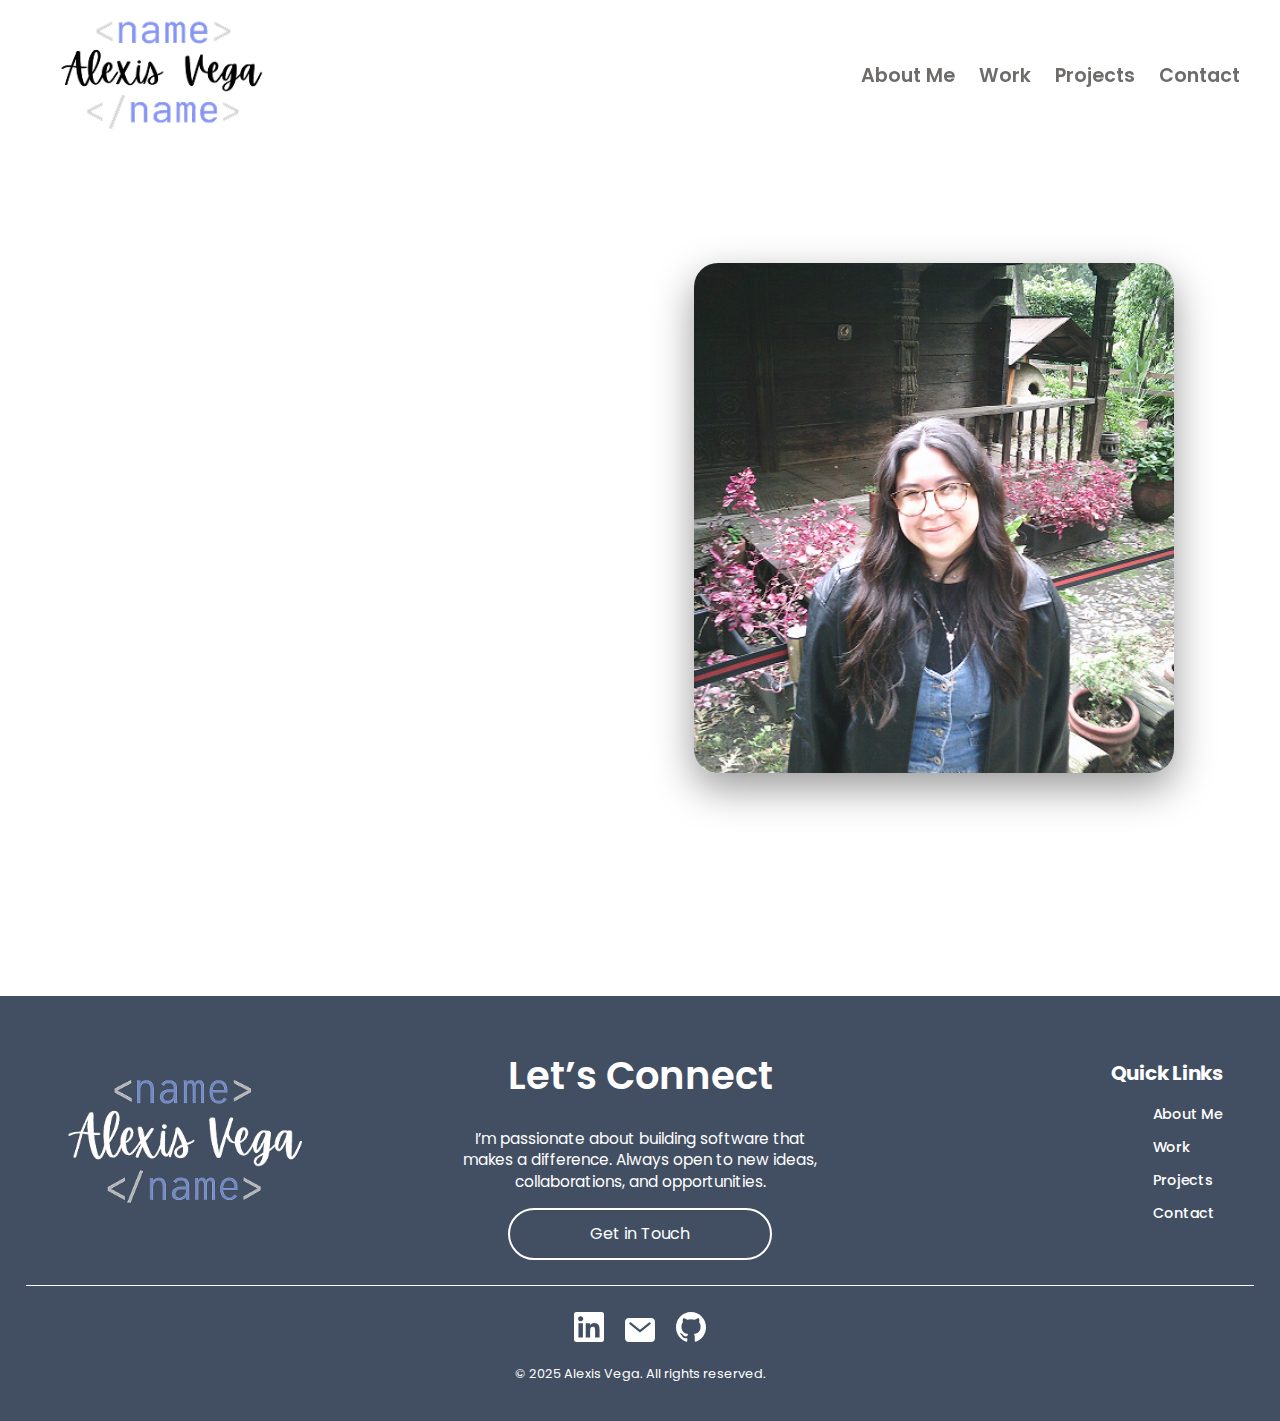
<file: index.html>
<!doctype html>
<html lang="en">
  <head>
    <meta charset="UTF-8" />
    <meta name="viewport" content="width=device-width, initial-scale=1.0" />
    <title>Alexis Vega - Home</title>

    <!-- Custom Styles -->
    <link rel="stylesheet" href="css/main.css" />
    <link rel="stylesheet" href="components/styles/navbar.css" />
    <link rel="stylesheet" href="components/styles/footer.css" />
    <link rel="stylesheet" href="css/home/home.css" />
  </head>
  <body>
    <!-- Navbar -->
    <div id="navbar"></div>

    <!-- Main Content -->
    <section class="home-hero">
      <section class="home-text">
        <h2>
          Hello, I'm<br />
          Alexis Vega<br />
          <div class="typing-container">
            <span id="typing-text"></span>
            <span id="cursor"></span>
          </div>
        </h2>
      </section>

      <div class="home-image">
        <img src="assets/images/home/alexisvega.jpg" alt="Alexis Vega" />
      </div>
    </section>

    <!-- Footer -->
    <div id="footer"></div>

    <!-- Scripts -->
    <script src="components/scripts/components.js"></script>
    <script>
      loadComponent("navbar", "components/src/navbar.html");
      loadComponent("footer", "components/src/footer.html");
    </script>
    <script src="js/home/home.js"></script>
  </body>
</html>
</file>
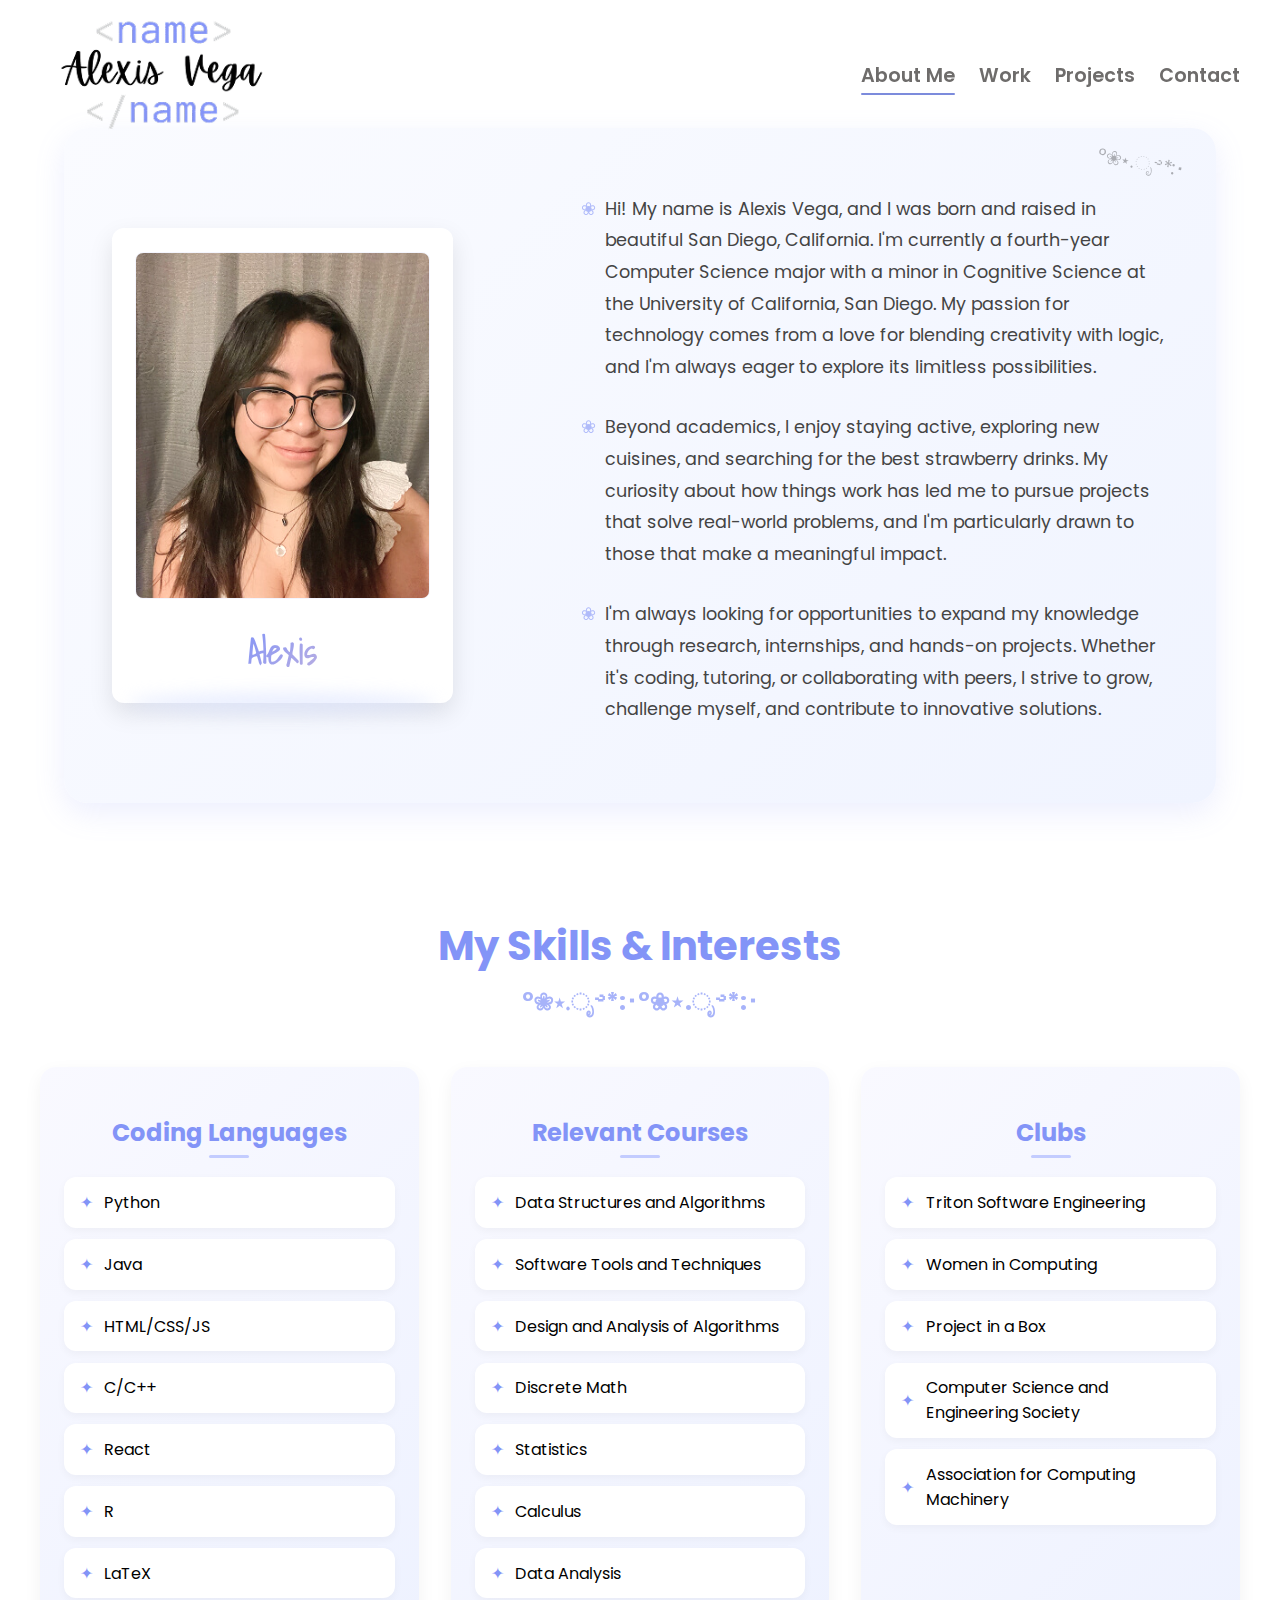
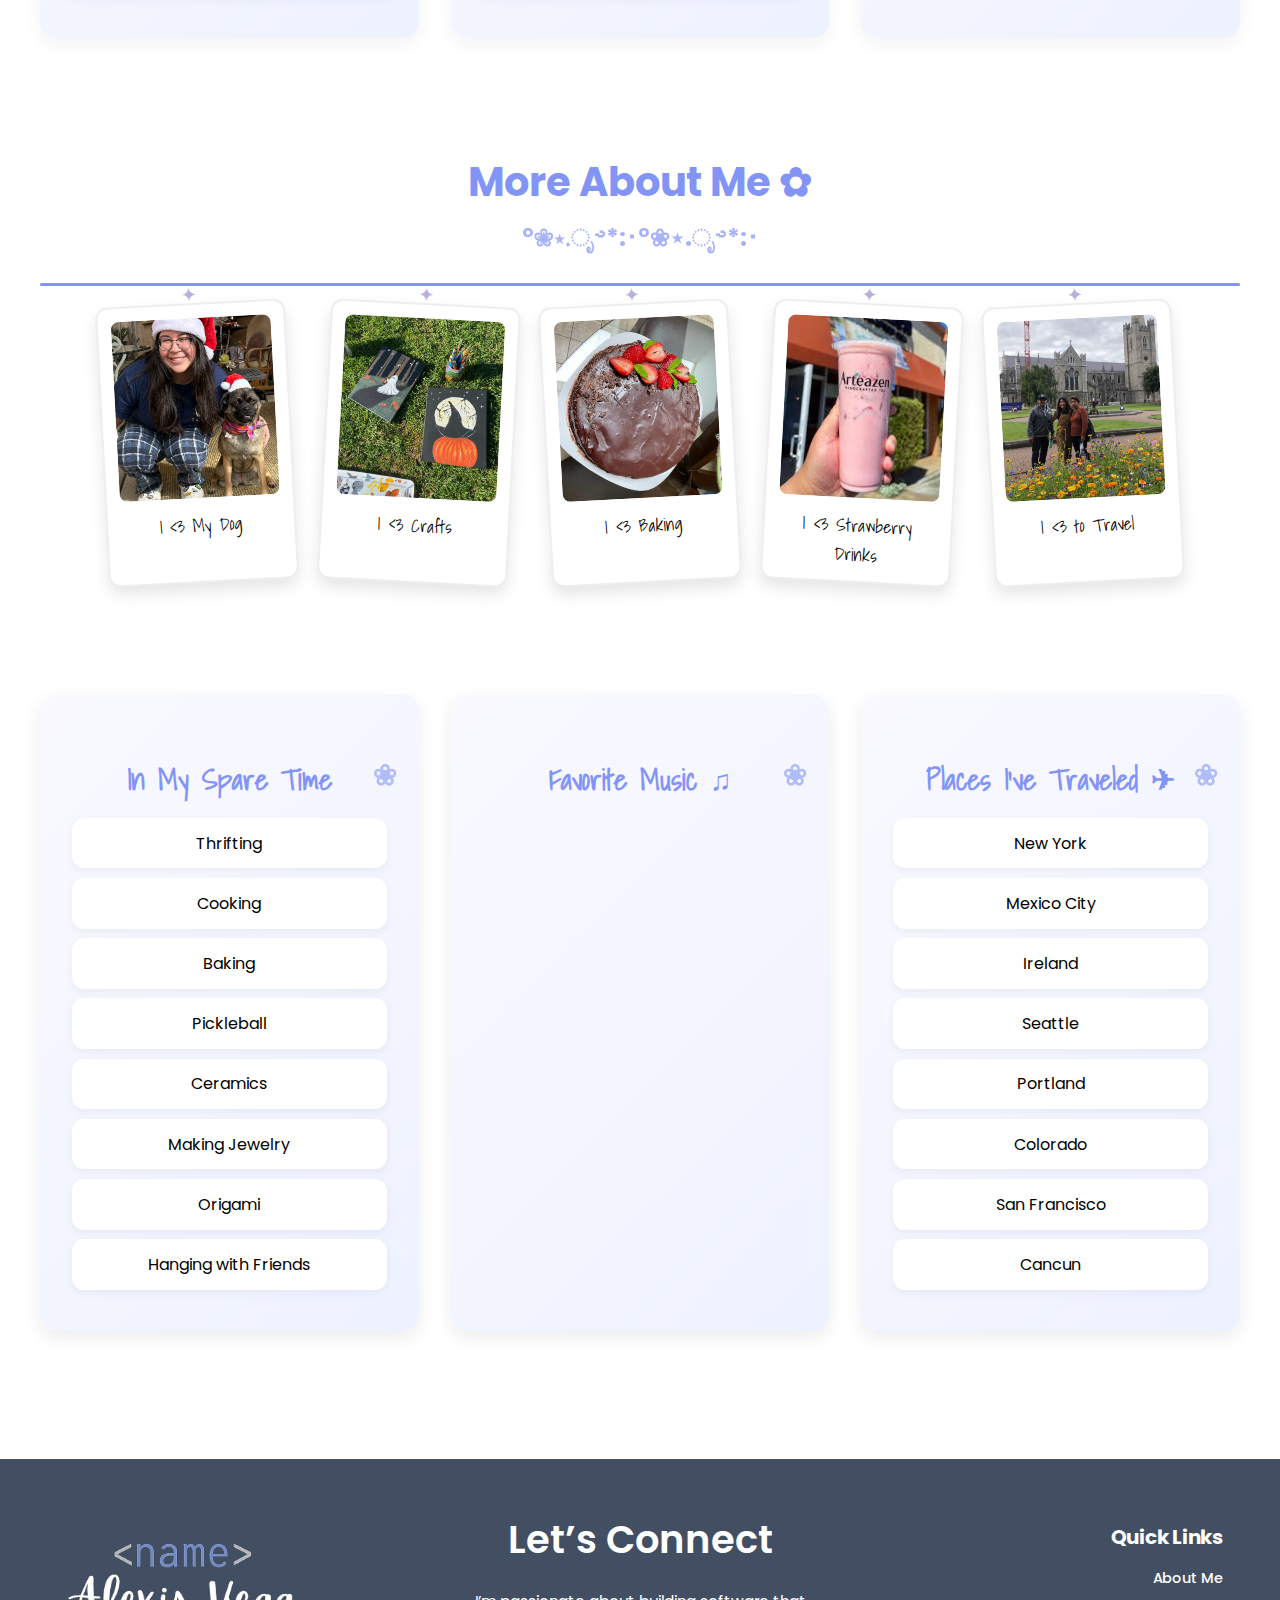
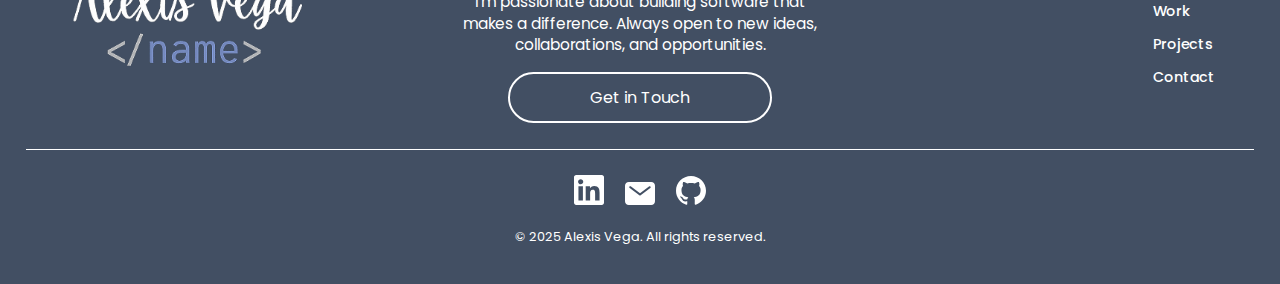
<file: about.html>
<!doctype html>
<html lang="en">
  <head>
    <meta charset="UTF-8" />
    <meta name="viewport" content="width=device-width, initial-scale=1.0" />
    <title>Alexis Vega - About Me</title>

    <!-- Styles -->
    <link rel="stylesheet" href="css/main.css" />
    <link rel="stylesheet" href="components/styles/navbar.css" />
    <link rel="stylesheet" href="components/styles/footer.css" />
    <link rel="stylesheet" href="css/about/about.css" />
  </head>
  <body>
    <!-- Navbar -->
    <div id="navbar"></div>

    <!-- Main Content -->
    <main>
      <!-- Intro Section -->
      <section class="intro-section">
        <div class="left-intro">
          <img src="assets/images/about/alexis.jpg" alt="Alexis Vega" />
          <p id="name"></p>
        </div>
        <div class="right-intro">
          <p>
            Hi! My name is Alexis Vega, and I was born and raised in beautiful
            San Diego, California. I'm currently a fourth-year Computer Science
            major with a minor in Cognitive Science at the University of
            California, San Diego. My passion for technology comes from a love
            for blending creativity with logic, and I'm always eager to explore
            its limitless possibilities.
          </p>

          <p>
            Beyond academics, I enjoy staying active, exploring new cuisines,
            and searching for the best strawberry drinks. My curiosity about how
            things work has led me to pursue projects that solve real-world
            problems, and I'm particularly drawn to those that make a meaningful
            impact.
          </p>

          <p>
            I'm always looking for opportunities to expand my knowledge through
            research, internships, and hands-on projects. Whether it's coding,
            tutoring, or collaborating with peers, I strive to grow, challenge
            myself, and contribute to innovative solutions.
          </p>
        </div>
      </section>
      <!-- Skills Section -->
      <section class="skills-section">
        <h2 class="section-title">My Skills & Interests</h2>

        <div class="skills-grid">
          <!-- Coding Languages -->
          <div class="skill-category">
            <h3 class="category-title">Coding Languages</h3>
            <ul class="skills-list">
              <li class="skill-item">Python</li>
              <li class="skill-item">Java</li>
              <li class="skill-item">HTML/CSS/JS</li>
              <li class="skill-item">C/C++</li>
              <li class="skill-item">React</li>
              <li class="skill-item">R</li>
              <li class="skill-item">LaTeX</li>
            </ul>
          </div>

          <!-- Relevant Courses -->
          <div class="skill-category">
            <h3 class="category-title">Relevant Courses</h3>
            <ul class="skills-list">
              <li class="skill-item">Data Structures and Algorithms</li>
              <li class="skill-item">Software Tools and Techniques</li>
              <li class="skill-item">Design and Analysis of Algorithms</li>
              <li class="skill-item">Discrete Math</li>
              <li class="skill-item">Statistics</li>
              <li class="skill-item">Calculus</li>
              <li class="skill-item">Data Analysis</li>
            </ul>
          </div>

          <!-- Clubs -->
          <div class="skill-category">
            <h3 class="category-title">Clubs</h3>
            <ul class="skills-list">
              <li class="skill-item">Triton Software Engineering</li>
              <li class="skill-item">Women in Computing</li>
              <li class="skill-item">Project in a Box</li>
              <li class="skill-item">
                Computer Science and Engineering Society
              </li>
              <li class="skill-item">Association for Computing Machinery</li>
            </ul>
          </div>
        </div>
      </section>
      <!-- More About Me Section -->
      <section class="polaroid-gallery">
        <h2 class="section-title">More About Me ✿</h2>

        <div class="clothesline">
          <!-- Polaroid 1 -->
          <div class="polaroid">
            <img src="assets/images/about/suki.jpg" alt="My Dog" />
            <p>I &lt;3 My Dog</p>
          </div>

          <!-- Polaroid 2 -->
          <div class="polaroid">
            <img src="assets/images/about/paint.jpg" alt="Hobbies" />
            <p>I &lt;3 Crafts</p>
          </div>

          <!-- Polaroid 3 -->
          <div class="polaroid">
            <img src="assets/images/about/choccake.jpg" alt="Hobbies" />
            <p>I &lt;3 Baking</p>
          </div>

          <!-- Polaroid 4 -->
          <div class="polaroid">
            <img
              src="assets/images/about/strawberrymilk.jpeg"
              alt="Favorite Drink"
            />
            <p>I &lt;3 Strawberry Drinks</p>
          </div>

          <!-- Polaroid 5 -->
          <div class="polaroid">
            <img src="assets/images/about/travel.jpg" alt="Travel" />
            <p>I &lt;3 to Travel</p>
          </div>
        </div>
      </section>
      <!-- More of Me Section -->
      <section class="more-of-me">
        <div class="categories-grid">
          <!-- Spare Time -->
          <div class="category-card">
            <h3 class="category-heading">In My Spare Time</h3>
            <ul class="category-list">
              <li>Thrifting</li>
              <li>Cooking</li>
              <li>Baking</li>
              <li>Pickleball</li>
              <li>Ceramics</li>
              <li>Making Jewelry</li>
              <li>Origami</li>
              <li>Hanging with Friends</li>
            </ul>
          </div>

          <!-- Favorite Music Card -->
          <div class="category-card">
            <h3 class="category-heading">Favorite Music ♫</h3>
            <div class="music-list">
              <!-- Yesterday – The Beatles -->
              <iframe
                style="border-radius: 12px"
                src="https://open.spotify.com/embed/track/3BQHpFgAp4l80e1XslIjNI"
                width="100%"
                height="80"
                frameborder="0"
                allow="autoplay; clipboard-write; encrypted-media; picture-in-picture"
                loading="lazy"
              >
              </iframe>
              <!-- Lithonia – Childish Gambino -->
              <iframe
                style="border-radius: 12px"
                src="https://open.spotify.com/embed/album/1hfI7lik7Q3ENibeUxfsf3"
                width="100%"
                height="80"
                frameborder="0"
                allow="autoplay; clipboard-write; encrypted-media; picture-in-picture"
                loading="lazy"
              >
              </iframe>
              <!-- Make Me a Better Man – Malcolm Todd -->
              <iframe
                style="border-radius: 12px"
                src="https://open.spotify.com/embed?uri=spotify:track:7uwALmo7FmErDKhNj3Yw7X"
                width="100%"
                height="80"
                frameborder="0"
                allow="autoplay; clipboard-write; encrypted-media; picture-in-picture"
                loading="lazy"
              >
              </iframe>
              <!-- Vienna – Billy Joel -->
              <iframe
                style="border-radius: 12px"
                src="https://open.spotify.com/embed/track/4U45aEWtQhrm8A5mxPaFZ7"
                width="100%"
                height="80"
                frameborder="0"
                allow="autoplay; clipboard-write; encrypted-media; picture-in-picture"
                loading="lazy"
              >
              </iframe>
              <!-- Like Him – Tyler, The Creator -->
              <iframe
                style="border-radius: 12px"
                src="https://open.spotify.com/embed/track/6jbYpRPTEFl1HFKHk1IC0m"
                width="100%"
                height="80"
                frameborder="0"
                allow="autoplay; clipboard-write; encrypted-media; picture-in-picture"
                loading="lazy"
              >
              </iframe>
            </div>
          </div>

          <!-- Travel -->
          <div class="category-card">
            <h3 class="category-heading">Places I’ve Traveled ✈︎</h3>
            <ul class="category-list">
              <li>New York</li>
              <li>Mexico City</li>
              <li>Ireland</li>
              <li>Seattle</li>
              <li>Portland</li>
              <li>Colorado</li>
              <li>San Francisco</li>
              <li>Cancun</li>
            </ul>
          </div>
        </div>
      </section>
    </main>

    <!-- Footer -->
    <div id="footer"></div>

    <!-- Scripts -->
    <script src="js/about/about.js" defer></script>
    <script src="components/scripts/components.js"></script>
    <script>
      loadComponent("navbar", "components/src/navbar.html");
      loadComponent("footer", "components/src/footer.html");
    </script>
  </body>
</html>
</file>
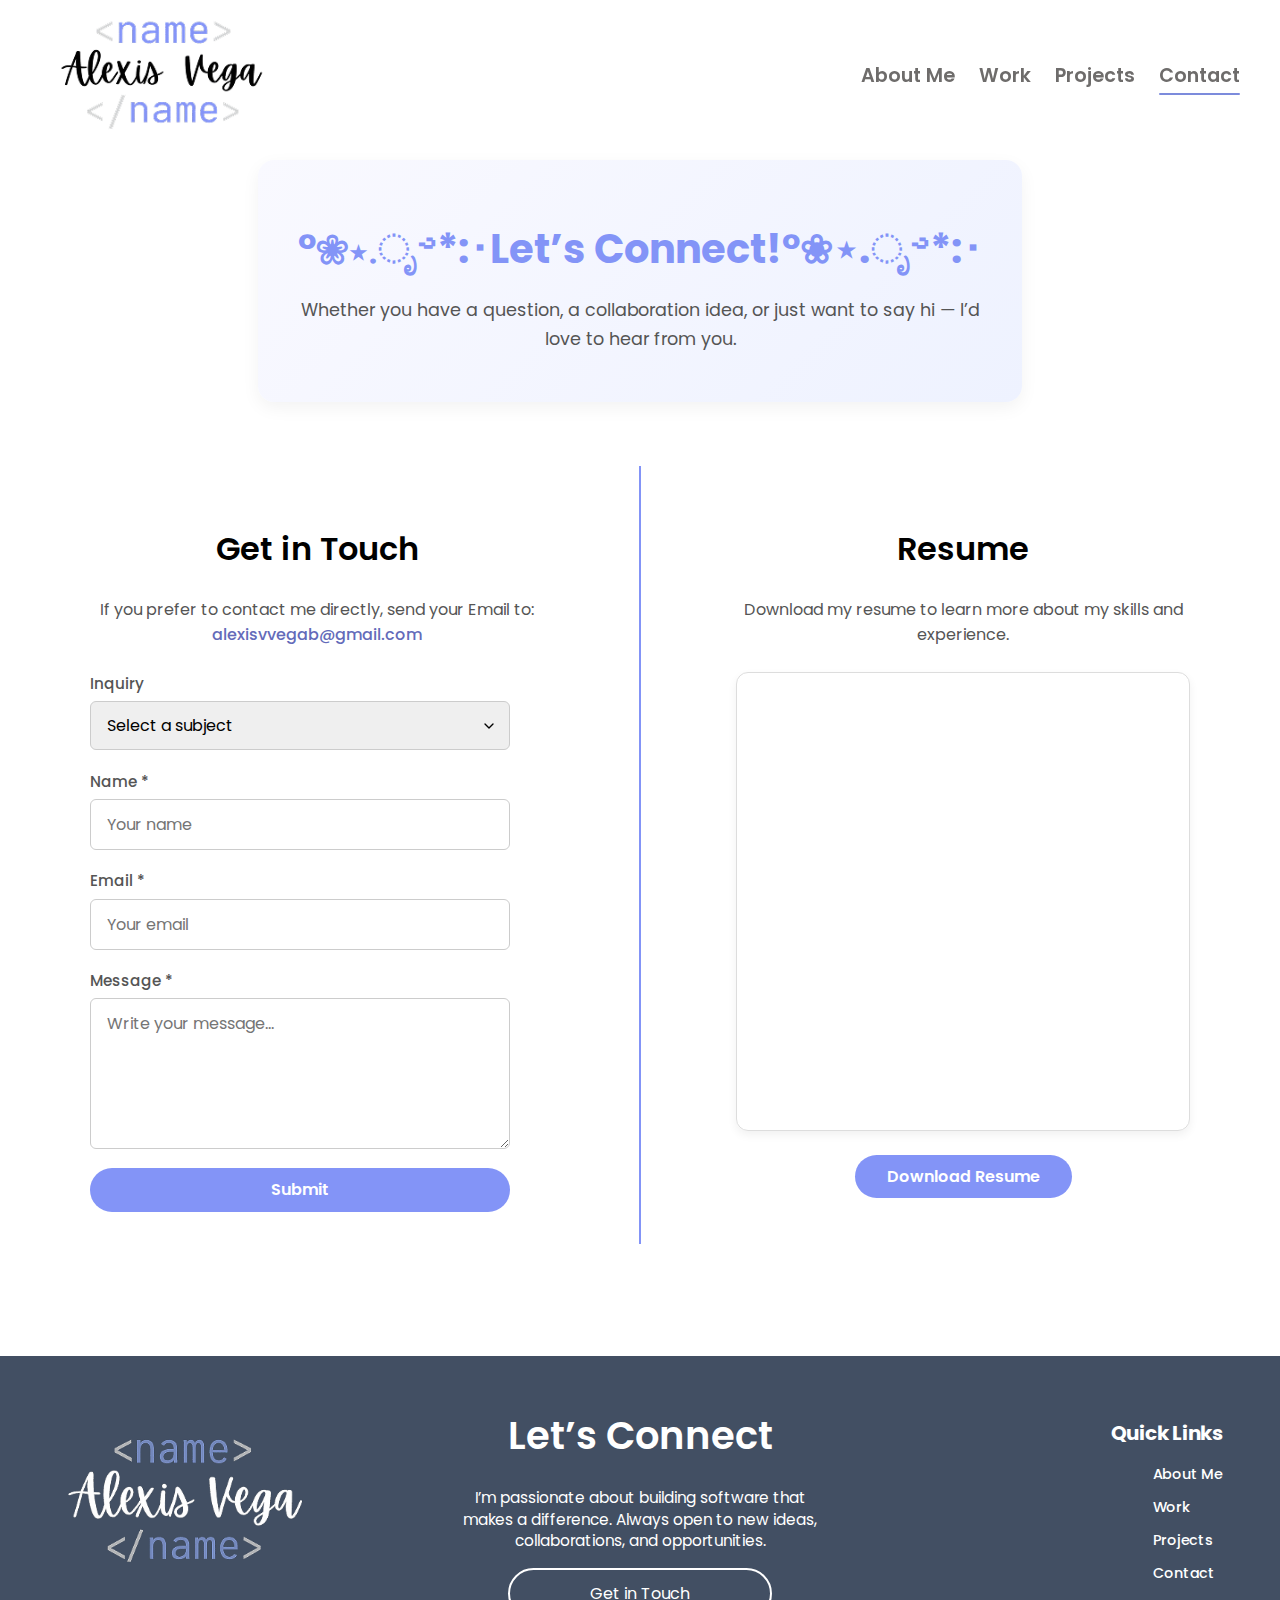
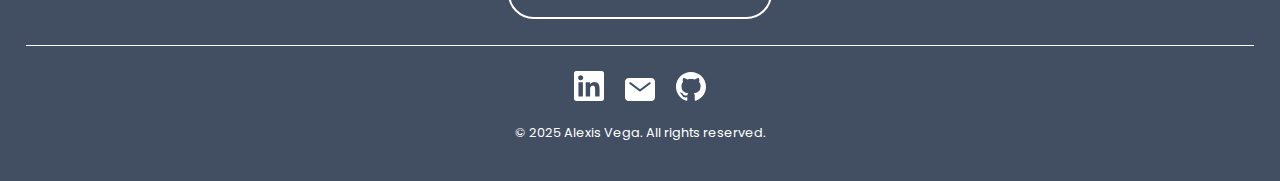
<file: contact.html>
<!doctype html>
<html lang="en">
  <head>
    <meta charset="UTF-8" />
    <meta name="viewport" content="width=device-width, initial-scale=1.0" />
    <title>Alexis Vega - Contact Page</title>

    <!-- Styles -->
    <link rel="stylesheet" href="css/main.css" />
    <link rel="stylesheet" href="components/styles/navbar.css" />
    <link rel="stylesheet" href="components/styles/footer.css" />
    <link rel="stylesheet" href="css/contact/contact.css" />
  </head>
  <body>
    <!-- Navbar -->
    <div id="navbar"></div>

    <!-- Main Content -->
    <main>
      <section class="contact-intro">
        <h1>°❀⋆.ೃ࿔*:･Let’s Connect!°❀⋆.ೃ࿔*:･</h1>
        <p>
          Whether you have a question, a collaboration idea, or just want to say
          hi — I’d love to hear from you.
        </p>
      </section>
      <section class="contact-container">
        <!-- Left: Contact Form -->
        <div class="contact-form">
          <h2>Get in Touch</h2>

          <p>
            If you prefer to contact me directly, send your Email to:
            <a href="mailto:alexisvvegab@gmail.com">alexisvvegab@gmail.com</a>
          </p>
          <form
            id="contact-form"
            action="https://formsubmit.co/b30dcd9a84d48905cd3ccca51d4f8b00"
            method="POST"
          >
            <input type="hidden" name="_captcha" value="false" />
            <input type="hidden" name="_template" value="table" />
            <input
              type="hidden"
              name="_autoresponse"
              value="Thank you for reaching out! I’ll get back to you soon."
            />

            <!-- Subject -->
            <div class="form-group">
              <label for="subject">Inquiry</label>
              <select id="subject" name="subject" required>
                <option value="" disabled selected>Select a subject</option>
                <option value="General Inquiry">General Inquiry</option>
                <option value="Feedback">Feedback</option>
                <option value="Collaboration">Collaboration</option>
                <option value="Work Opportunity">Work Opportunity</option>
                <option value="Other">Other</option>
              </select>
            </div>

            <!-- Name -->
            <div class="form-group">
              <label for="name">Name *</label>
              <input
                type="text"
                id="name"
                name="name"
                placeholder="Your name"
                required
              />
            </div>

            <!-- Email -->
            <div class="form-group">
              <label for="email">Email *</label>
              <input
                type="email"
                id="email"
                name="email"
                placeholder="Your email"
                required
              />
            </div>

            <!-- Message -->
            <div class="form-group">
              <label for="message">Message *</label>
              <textarea
                id="message"
                name="message"
                placeholder="Write your message..."
                rows="5"
                required
              ></textarea>
            </div>

            <!-- Submit -->
            <button type="submit" class="button">Submit</button>
          </form>
          <div id="thank-you-message" class="thank-you">
            Thank you! Your message was sent.
          </div>
        </div>

        <!-- Divider -->
        <div class="divider"></div>

        <!-- Right: Resume -->
        <div class="contact-info">
          <h2>Resume</h2>
          <p>
            Download my resume to learn more about my skills and experience.
          </p>
          <section class="resume-preview">
            <iframe
              src="assets/documents/AlexisVegaResume.pdf"
              title="Alexis Vega's Resume"
              class="resume-iframe"
            ></iframe>
          </section>
          <a
            href="assets/documents/AlexisVegaResume.pdf"
            target="_blank"
            class="button"
            download
          >
            Download Resume
          </a>
        </div>
      </section>
    </main>

    <!-- Footer -->
    <div id="footer"></div>

    <!-- Scripts -->
    <script src="components/scripts/components.js"></script>
    <script>
      loadComponent("navbar", "components/src/navbar.html");
      loadComponent("footer", "components/src/footer.html");
    </script>
    <script src="js/contact/contact.js"></script>
  </body>
</html>
</file>
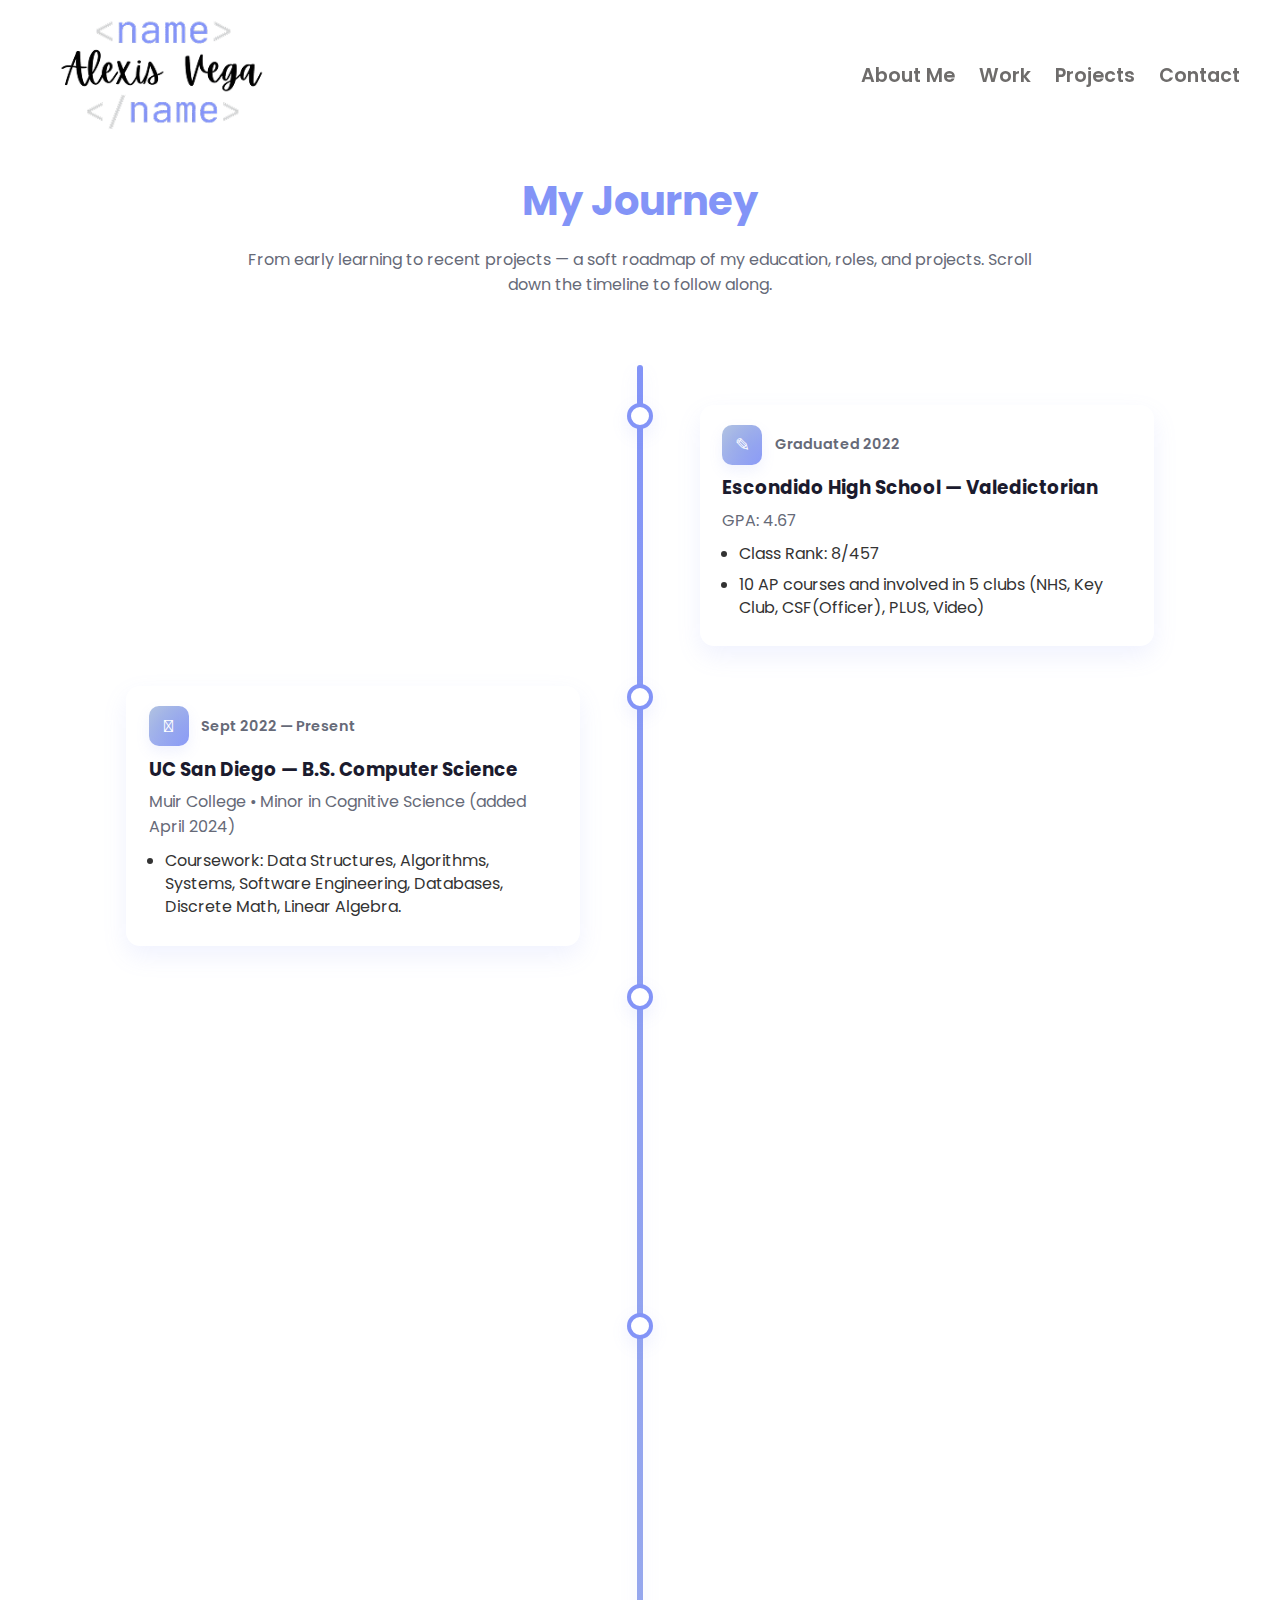
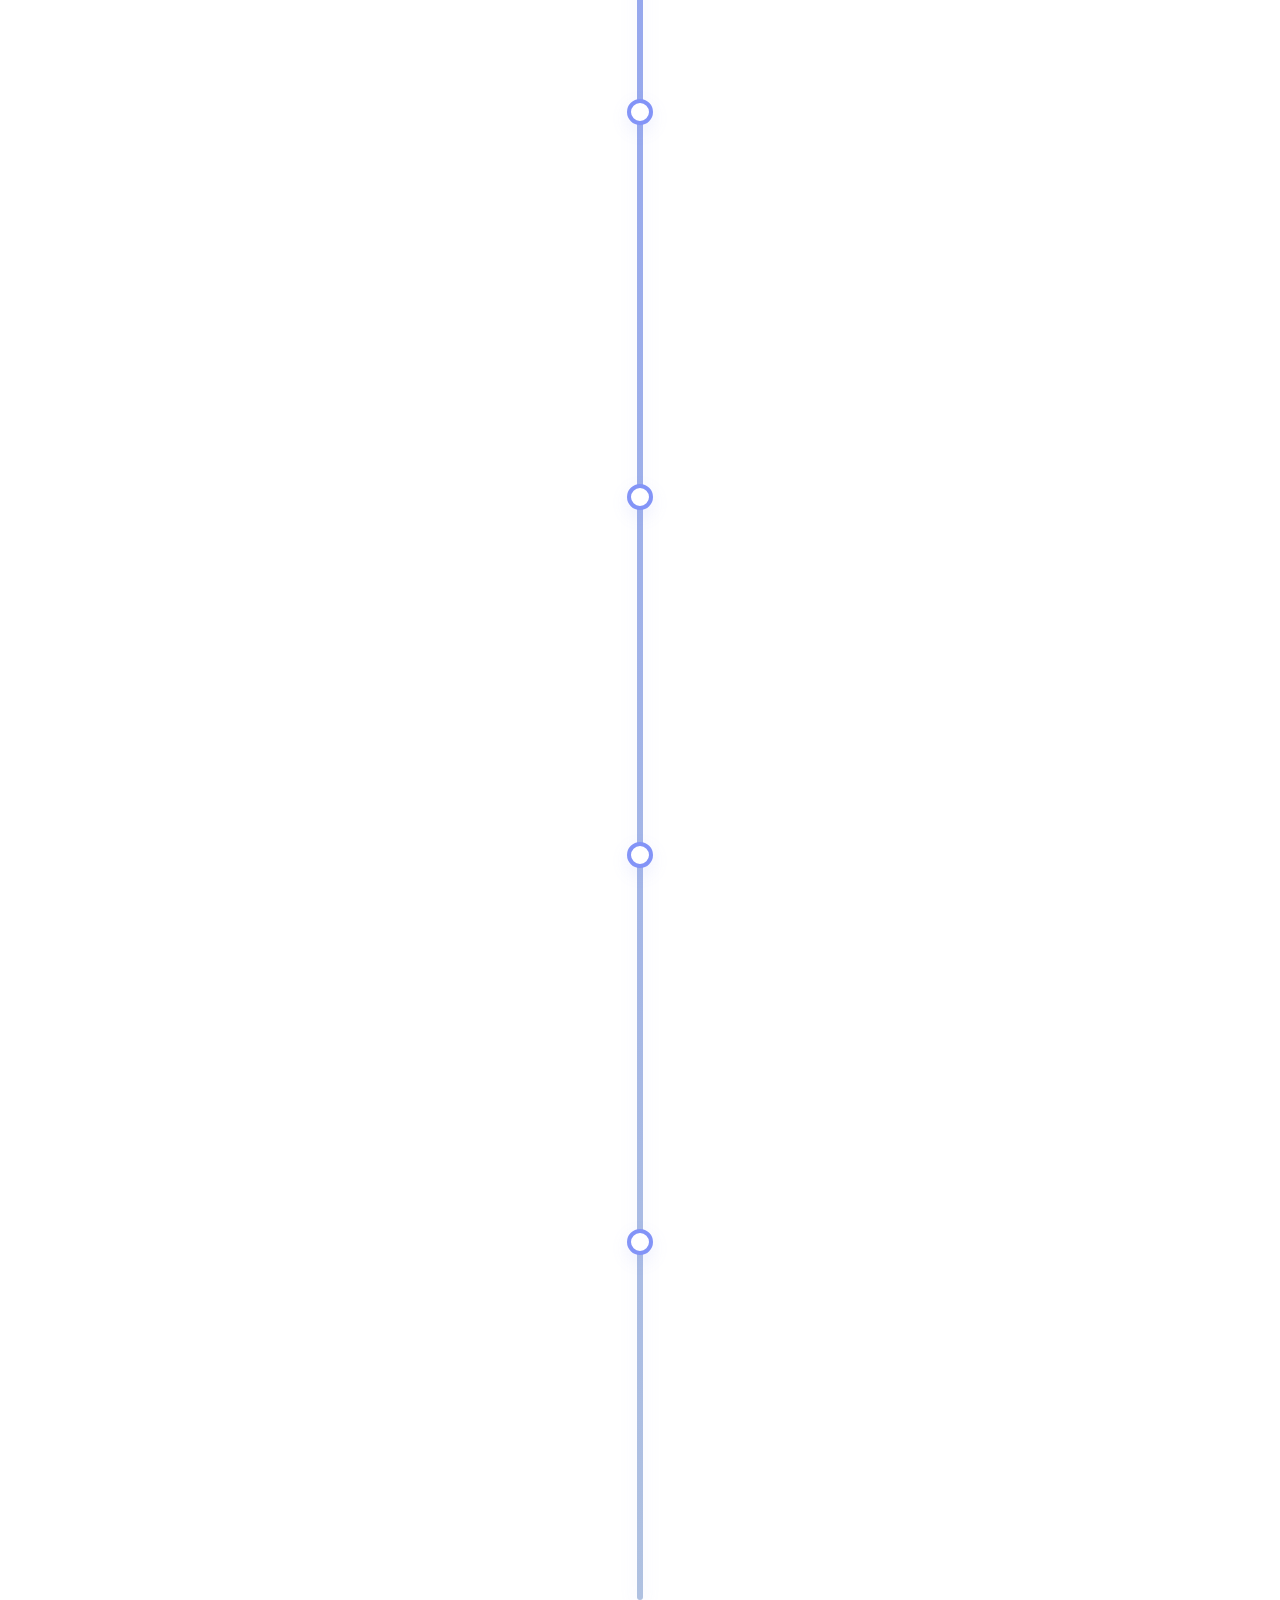
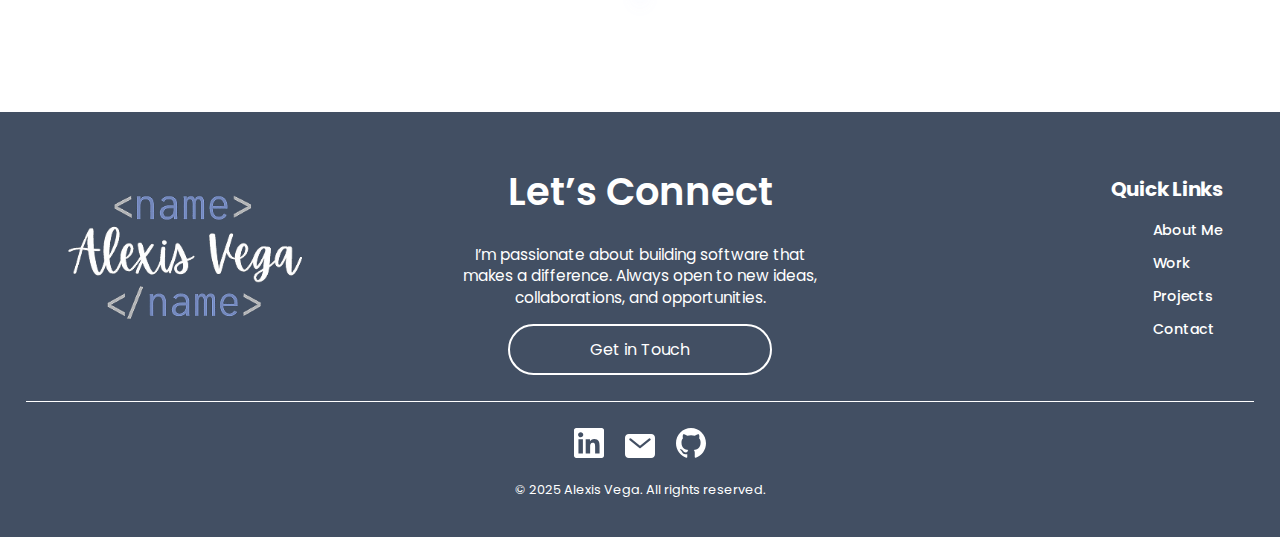
<file: experience.html>
<!doctype html>
<html lang="en">
  <head>
    <meta charset="UTF-8" />
    <meta name="viewport" content="width=device-width, initial-scale=1.0" />
    <title>Alexis Vega – new section</title>

    <!-- Styles -->
    <link rel="stylesheet" href="css/main.css" />
    <link rel="stylesheet" href="components/styles/navbar.css" />
    <link rel="stylesheet" href="components/styles/footer.css" />
    <link rel="stylesheet" href="css/experience/experience.css" />
  </head>
  <body class="no-hero-page">
    <!-- Navbar -->
    <div id="navbar"></div>

    <!-- Main Content -->
    <main class="container">
      <header class="page-header">
        <h1>My Journey</h1>
        <p class="lead">
          From early learning to recent projects — a soft roadmap of my
          education, roles, and projects. Scroll down the timeline to follow
          along.
        </p>
      </header>

      <section class="roadmap" aria-label="Experience roadmap">
        <!-- vertical line -->
        <div class="roadline"></div>

        <!-- Milestone: High School -->
        <article class="milestone">
          <div class="milestone-card left">
            <div class="milestone-meta">
              <div class="milestone-icon">✎</div>
              <div class="milestone-date">Graduated 2022</div>
            </div>
            <h3>Escondido High School — Valedictorian</h3>
            <p class="muted">GPA: 4.67</p>
            <ul class="bullets">
              <li>Class Rank: 8/457</li>
              <li>
                10 AP courses and involved in 5 clubs (NHS, Key Club,
                CSF(Officer), PLUS, Video)
              </li>
            </ul>
          </div>
        </article>

        <!-- Milestone: UCSD -->
        <article class="milestone">
          <div class="milestone-card right">
            <div class="milestone-meta">
              <div class="milestone-icon">𖠿</div>
              <div class="milestone-date">Sept 2022 — Present</div>
            </div>
            <h3>UC San Diego — B.S. Computer Science</h3>
            <p class="muted">
              Muir College • Minor in Cognitive Science (added April 2024)
            </p>
            <ul class="bullets">
              <li>
                Coursework: Data Structures, Algorithms, Systems, Software
                Engineering, Databases, Discrete Math, Linear Algebra.
              </li>
            </ul>
          </div>
        </article>

        <!-- Milestone: Code2040 -->
        <article class="milestone">
          <div class="milestone-card left">
            <div class="milestone-meta">
              <div class="milestone-icon">𐦂𖨆𐀪𖠋</div>
              <div class="milestone-date">Sept 2023 — Sept 2024</div>
            </div>
            <h3>Code2040 Fellowship</h3>
            <p class="muted">
              Competitive fellowship supporting racial equity in tech.
            </p>
            <ul class="bullets">
              <li>Attended career-building workshops and advocacy sessions.</li>
              <li>
                Collaborated with fellows on projects and professional
                development.
              </li>
            </ul>
          </div>
        </article>

        <!-- Milestone: TSE TEST Developer -->
        <article class="milestone">
          <div class="milestone-card right">
            <div class="milestone-meta">
              <div class="milestone-icon">{ }</div>
              <div class="milestone-date">Nov 2023 — Nov 2024</div>
            </div>
            <h3>Triton Software Engineering — TEST Developer</h3>
            <p class="muted">Early Start Training Program</p>
            <ul class="bullets">
              <li>
                Worked in a team of 5 learning software engineering
                fundamentals.
              </li>
              <li>
                Built a chore app for college students using React, HTML, CSS,
                and GitHub.
              </li>
              <li>
                Developed core UI pages and ensured smooth component
                interactions.
              </li>
            </ul>
          </div>
        </article>

        <!-- Milestone: Instructional Assistant -->
        <article class="milestone">
          <div class="milestone-card left">
            <div class="milestone-meta">
              <div class="milestone-icon">𖠋𖠋𖠋</div>
              <div class="milestone-date">Jan 2024 — Present</div>
            </div>
            <h3>UCSD — Instructional Assistant & Tutor Apprentice</h3>
            <p class="muted">Discrete Mathematics & CSE 95</p>
            <ul class="bullets">
              <li>
                Led students through logic circuits, proofs, and set theory.
              </li>
              <li>
                Maintained the course site and organized textbook resources.
              </li>
              <li>Mentored new tutors through the CSE 95 program.</li>
            </ul>
          </div>
        </article>

        <!-- Milestone: TSE Developer -->
        <article class="milestone">
          <div class="milestone-card right">
            <div class="milestone-meta">
              <div class="milestone-icon">모</div>
              <div class="milestone-date">Nov 2024 — Present</div>
            </div>
            <h3>Triton Software Engineering — Developer</h3>
            <p class="muted">
              First nonprofit project: <strong>Psyches of Color</strong>
            </p>
            <ul class="bullets">
              <li>
                Collaborated on a cross-platform mobile app for mental health
                support.
              </li>
              <li>
                Utilized React, Typescript, MongoDB, and GitHub for development.
              </li>
              <li>
                Contributed to frontend UI/UX and integration with backend APIs.
              </li>
            </ul>
          </div>
        </article>

        <!-- Milestone: Helicoid Internship -->
        <article class="milestone">
          <div class="milestone-card left">
            <div class="milestone-meta">
              <div class="milestone-icon">☀︎</div>
              <div class="milestone-date">Jun 2025 — Present</div>
            </div>
            <h3>Helicoid Industries, Inc. — Software Dev & Marketing Intern</h3>
            <p class="muted">
              Remote internship focusing on UX and front-end development.
            </p>
            <ul class="bullets">
              <li>Conducted UX research and competitor analysis.</li>
              <li>
                Created low-fidelity Figma wireframes and responsive flows.
              </li>
              <li>
                Translated designs into HTML/CSS/JS for modern, maintainable
                code.
              </li>
            </ul>
          </div>
        </article>

        <!-- Milestone: Future Leadership -->
        <article class="milestone">
          <div class="milestone-card right">
            <div class="milestone-meta">
              <div class="milestone-icon">✮</div>
              <div class="milestone-date">2025 — 2026</div>
            </div>
            <h3>TSE — Incoming TEST Developer Lead</h3>
            <p class="muted">Future leadership role</p>
            <ul class="bullets">
              <li>
                Will lead bootcamp sessions and manage junior developer teams.
              </li>
              <li>
                Run equity-focused outreach to support underrepresented students
                in tech.
              </li>
            </ul>
          </div>
        </article>
      </section>
    </main>

    <!-- Footer -->
    <div id="footer"></div>

    <!-- Scripts -->
    <script src="components/scripts/components.js"></script>
    <script>
      loadComponent("navbar", "components/src/navbar.html");
      loadComponent("footer", "components/src/footer.html");
    </script>
    <script src="js/experience/experience.js"></script>
  </body>
</html>
</file>
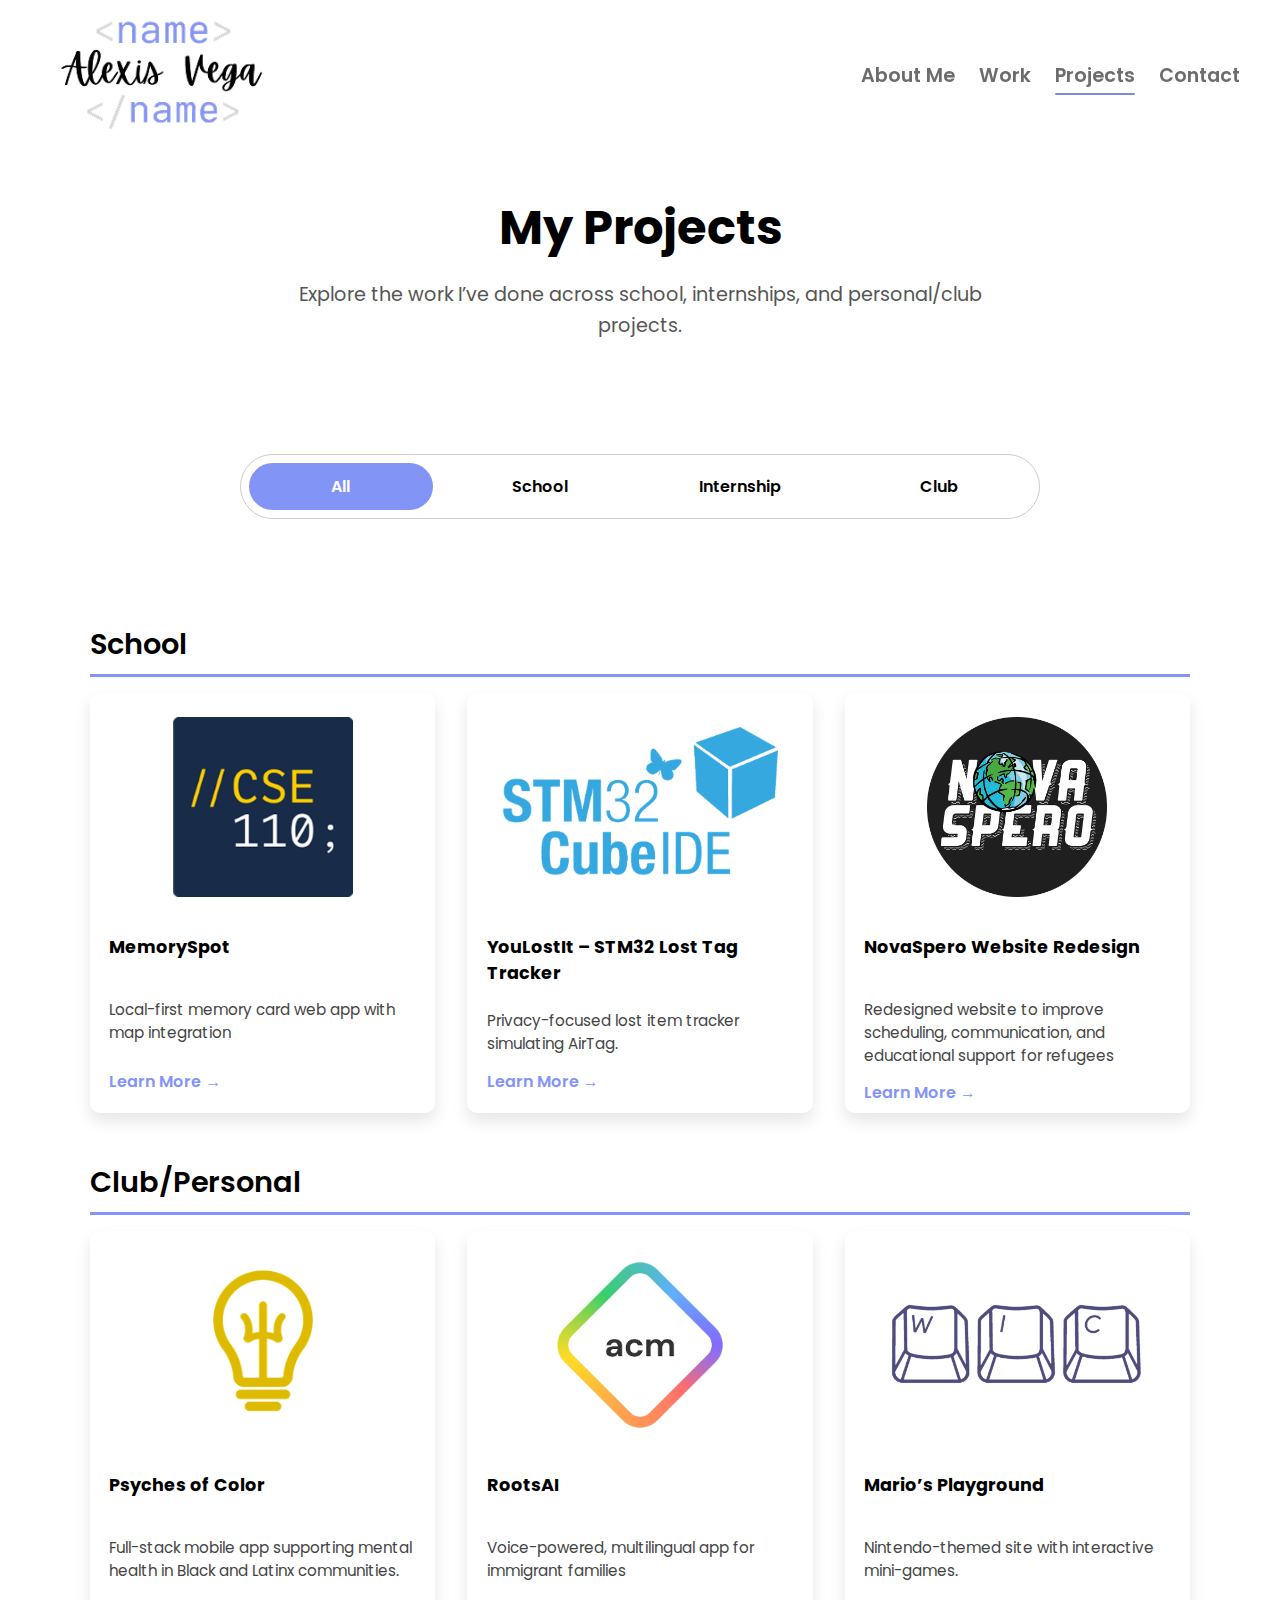
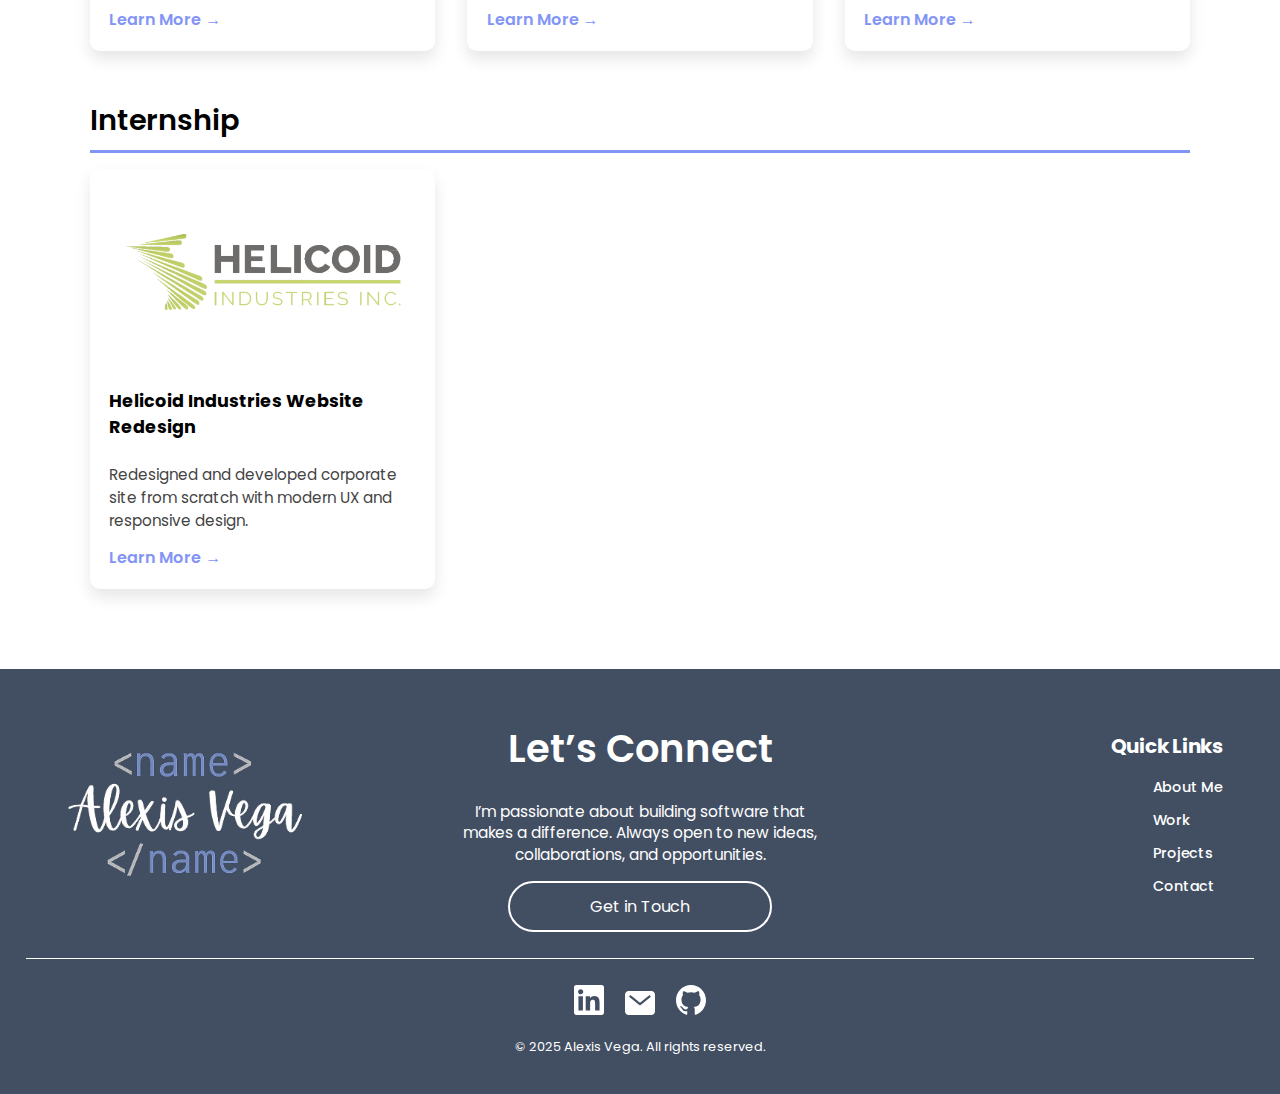
<file: projects.html>
<!doctype html>
<html lang="en">
  <head>
    <meta charset="UTF-8" />
    <meta name="viewport" content="width=device-width, initial-scale=1.0" />
    <title>Alexis Vega – Projects</title>

    <!-- Styles -->
    <link rel="stylesheet" href="css/main.css" />
    <link rel="stylesheet" href="components/styles/navbar.css" />
    <link rel="stylesheet" href="components/styles/footer.css" />
    <link rel="stylesheet" href="css/projects/projects.css" />
  </head>
  <body class="no-hero-page">
    <!-- Navbar -->
    <div id="navbar"></div>

    <!-- Main Content -->
    <main>
      <!-- Hero Section -->
      <section class="hero-section">
        <h1 class="hero-title">My Projects</h1>
        <p class="hero-description">
          Explore the work I’ve done across school, internships, and personal/club projects.
        </p>
      </section>

      <!-- Filter Bar -->
      <section class="projects-filter">
        <button class="filter-button active" data-filter="all">All</button>
        <button class="filter-button" data-filter="School">School</button>
        <button class="filter-button" data-filter="Internship">Internship</button>
        <button class="filter-button" data-filter="Club">Club</button>
      </section>

      <!-- Custom Element -->
      <projects-grid></projects-grid>
    </main>

    <!-- Footer -->
    <div id="footer"></div>

    <!-- Scripts -->
    <script src="components/scripts/components.js"></script>
    <script>
      loadComponent("navbar", "components/src/navbar.html");
      loadComponent("footer", "components/src/footer.html");
    </script>
    <script src="js/projects/projects.js"></script>
  </body>
</html>
</file>
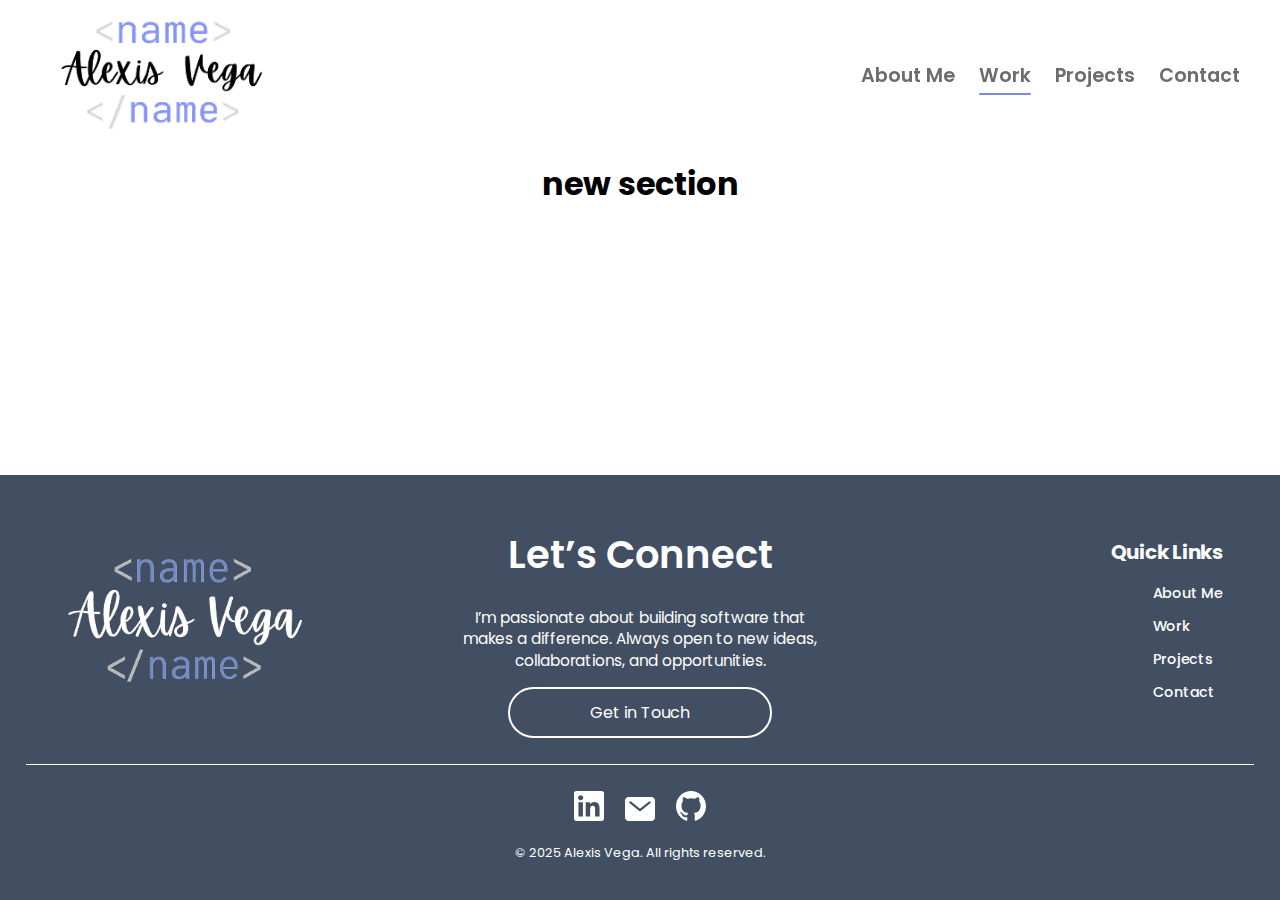
<file: team.html>
<!doctype html>
<html lang="en">
  <head>
    <meta charset="UTF-8" />
    <meta name="viewport" content="width=device-width, initial-scale=1.0" />
    <title>Alexis Vega – new section</title>

    <!-- Styles -->
    <link rel="stylesheet" href="css/main.css" />
    <link rel="stylesheet" href="components/styles/navbar.css" />
    <link rel="stylesheet" href="components/styles/footer.css" />
    <link rel="stylesheet" href="css/team/team.css" />
  </head>
  <body class="no-hero-page">
    <!-- Navbar -->
    <div id="navbar"></div>

    <!-- Main Content -->
    <main>
      <!-- Team Section -->
      <section class="team-wrapper" id="team">
        <h2>new section</h2>
      </section>
    </main>

    <!-- Footer -->
    <div id="footer"></div>

    <!-- Scripts -->
    <script src="components/scripts/components.js"></script>
    <script>
      loadComponent("navbar", "components/src/navbar.html");
      loadComponent("footer", "components/src/footer.html");
    </script>
  </body>
</html>
</file>
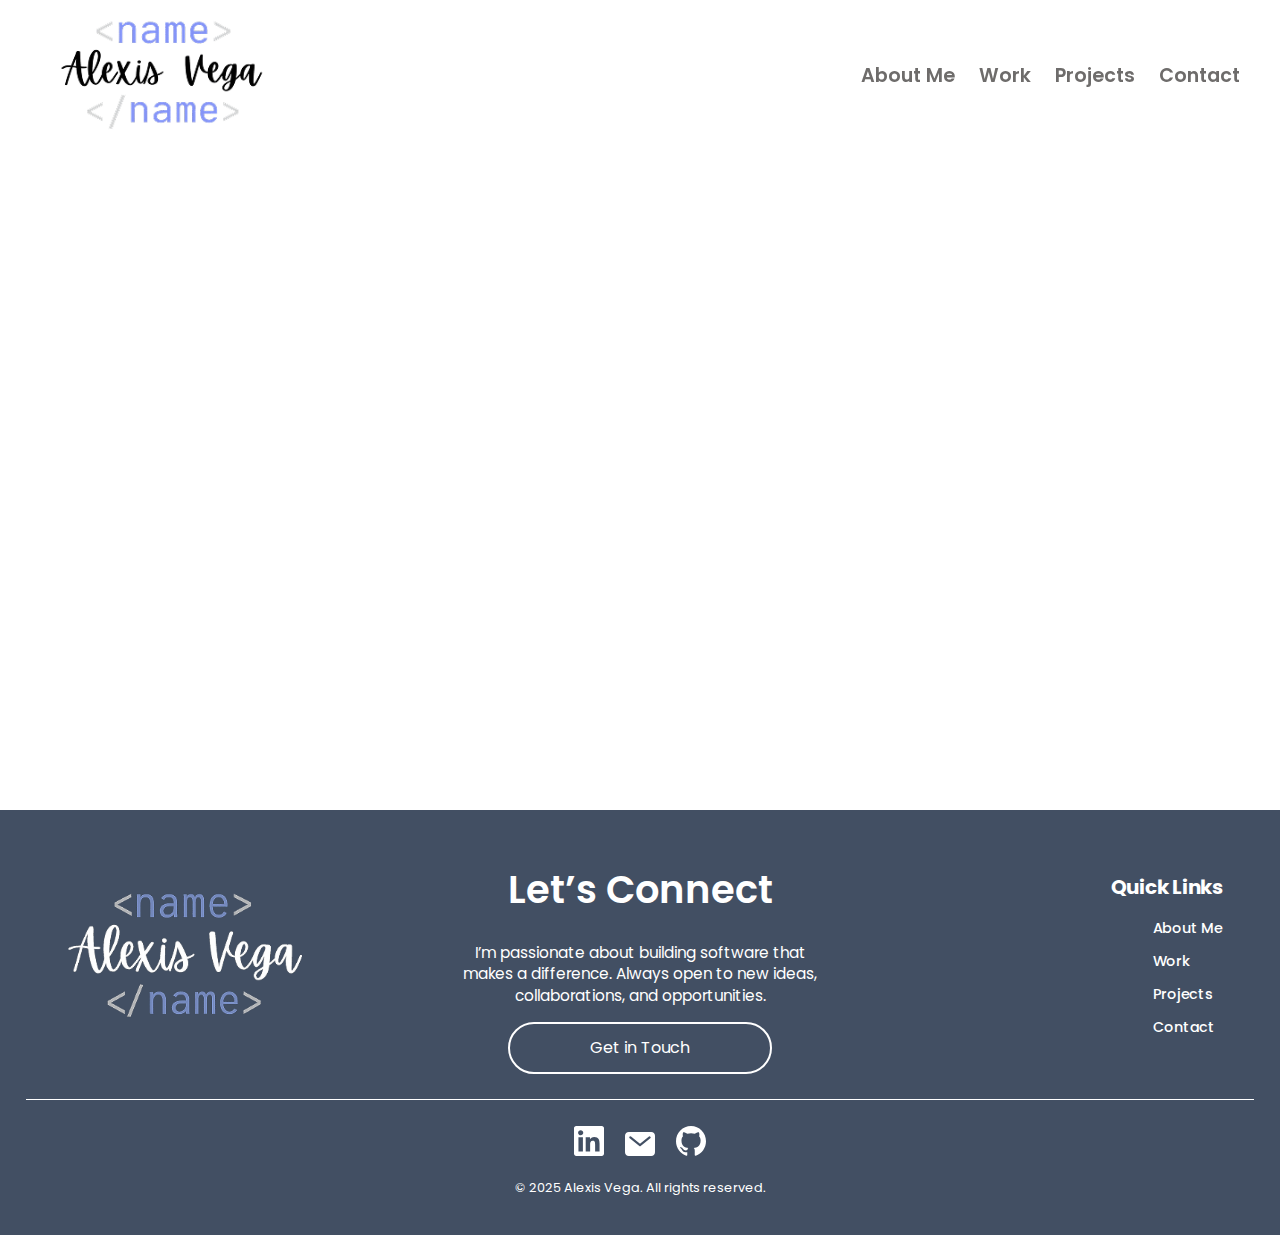
<file: technology.html>
<!doctype html>
<html lang="en">
  <head>
    <meta charset="UTF-8" />
    <meta name="viewport" content="width=device-width, initial-scale=1.0" />
    <title>Alexis Vega – Skills</title>

    <!-- Styles -->
    <link rel="stylesheet" href="css/main.css" />
    <link rel="stylesheet" href="components/styles/navbar.css" />
    <link rel="stylesheet" href="components/styles/footer.css" />
    <link rel="stylesheet" href="css/technology/technology.css" />
  </head>
  <body>
    <!-- Navbar -->
    <div id="navbar"></div>

    <!-- Main Content -->
    <main>
      <!-- Hero Section -->
      <header class="hero">
        <div class="hero__content">
          <h1>new section</h1>
        </div>
      </header>
    </main>

    <!-- Footer -->
    <div id="footer"></div>

    <!-- Scripts -->
    <script src="components/scripts/components.js"></script>
    <script>
      loadComponent("navbar", "components/src/navbar.html");
      loadComponent("footer", "components/src/footer.html");
    </script>
  </body>
</html>
</file>
<file: css/main.css>
@import url("https://fonts.googleapis.com/css2?family=Poppins:wght@400;500;600;700&display=swap");

:root {
  --primary-font: "Poppins", "Segoe UI", Roboto, sans-serif;
}

* {
  font-family: var(--primary-font);
}
html,
body {
  height: 100%;
  margin: 0;
  padding: 0;
  scroll-behavior: smooth;
}

body {
  display: flex;
  flex-direction: column;
  min-height: 100vh;
}

main {
  flex: 1;
}
</file>
<file: components/styles/navbar.css>
:root {
  --navbar-link-hover: #7c8bdc;
  --navbar-link-color: #6e6c6b;
  --navbar-link-color-alt: #6e6c6b;
  --navbar-underline-color: #7c8bdc;
  --mobile-menu-bg: #cfcdd6;
  --hamburger-line-color: #0d4fa6;
  --hamburger-line-color-alt: #6e6c6b;
}

.navbar {
  display: flex;
  justify-content: space-between;
  align-items: center;
  padding: 0rem 2.5rem 0rem 1.5rem;
  position: fixed;
  top: 0;
  left: 0;
  right: 0;
  z-index: 1000;
  background-color: transparent;
  transition:
    background-color 0.3s ease,
    backdrop-filter 0.3s ease;
}

.navbar-right a.active {
  position: relative;
  color: var(--navbar-underline-color);
}

.navbar-right a.active::after {
  content: "";
  position: absolute;
  bottom: -5px;
  left: 0;
  width: 100%;
  height: 2px;
  background-color: var(--navbar-underline-color);
  border-radius: 2px;
}

.navbar .navbar-right a {
  color: var(--navbar-link-color);
}

.no-hero-page .navbar .navbar-right a {
  color: var(--navbar-link-color-alt);
}

.no-hero-page .hamburger-menu .line {
  background-color: var(--hamburger-line-color-alt);
}

.navbar.scrolled {
  background-color: #f5f5f599;
  backdrop-filter: blur(8px);
  -webkit-backdrop-filter: blur(8px);
}

.navbar.scrolled .navbar-right a {
  color: var(--navbar-link-color-alt);
}

.navbar.scrolled .hamburger-menu .line {
  background-color: var(--hamburger-line-color-alt);
}

.navbar-right a:hover {
  color: var(--navbar-link-hover);
}

.navbar.scrolled .navbar-right a:hover,
.no-hero-page .navbar .navbar-right a:hover {
  color: var(--navbar-link-hover);
}

.brand-link img {
  height: 9rem;
}

.navbar-right {
  display: flex;
  gap: 1.5rem;
}

.navbar-right a {
  font-size: 1.2rem;
  font-weight: 600;
  text-decoration: none;
  transition: color 0.3s ease;
}

.menu-toggle {
  display: none;
}

.hamburger-menu {
  display: none;
  flex-direction: column;
  justify-content: space-around;
  align-items: center;
  width: 2rem;
  height: 2rem;
  cursor: pointer;
}

.hamburger-menu .line {
  width: 100%;
  height: 0.25rem;
  background-color: var(--hamburger-line-color);
  border-radius: 0.2rem;
}

@media (max-width: 1000px) {
  .navbar {
    justify-content: space-between;
    padding: 1rem 1.2rem;
  }

  .brand-link img {
    height: 6rem;
  }

  .hamburger-menu {
    display: flex;
    position: relative;
    z-index: 1001;
  }

  .navbar-right {
    display: none;
    flex-direction: column;
    align-items: center;
    background-color: var(--mobile-menu-bg);
    position: fixed;
    top: 6.5rem;
    left: 0;
    right: 0;
    padding: 1rem 0;
    gap: 1rem;
    z-index: 999;
    box-shadow: 0 4px 6px rgba(0, 0, 0, 0.1);
  }

  .navbar .menu-toggle:checked + .hamburger-menu + .navbar-right a {
    color: var(--navbar-link-color);
  }

  .navbar .menu-toggle:checked + .hamburger-menu + .navbar-right a:hover {
    color: var(--navbar-link-hover);
  }

  .menu-toggle:checked + .hamburger-menu + .navbar-right {
    display: flex;
  }

  .navbar .menu-toggle:checked + .hamburger-menu .line {
    background-color: var(--hamburger-line-color-alt);
  }

  .no-hero-page .navbar .menu-toggle:checked + .hamburger-menu .line {
    background-color: var(--hamburger-line-color-alt);
  }
}
</file>
<file: components/styles/footer.css>
:root {
  --footer-text-color: #ffffff;
  --footer-accent-color: #7c8bdc;
  --footer-hover-color: #7c8bdc;
  --footer-bg: #2e3c52e6;
  --footer-border-color: #ffffff;
  --footer-input-bg: #1c1c1c;
  --footer-input-placeholder: #575656;
}

footer {
  background-color: var(--footer-bg);
  color: var(--footer-text-color);
  padding: clamp(1.5rem, 2vw, 3rem);
}

.footer-container {
  max-width: 1200px;
  margin: 0 auto;
  padding-inline: clamp(1rem, 5vw, 2rem);
}

.top-footer {
  display: flex;
  justify-content: space-between;
  align-items: center;
  gap: clamp(1rem, 3vw, 2rem);
  flex-wrap: wrap;
}

.footer-left {
  flex: 1;
  display: flex;
  justify-content: flex-start;
  align-items: center;
}

.footer-left img {
  max-width: clamp(150px, 20vw, 260px);
  height: auto;
}

/* Middle (new personal section) */
.footer-middle {
  flex: 1;
  text-align: center;
  display: flex;
  flex-direction: column;
  align-items: center;
}

.footer-middle h1 {
  color: var(--footer-text-color);
  font-size: clamp(1.5rem, 3vw, 2.5rem);
  font-weight: 600;
  margin-bottom: 0.5rem;
}

.footer-middle p {
  color: var(--footer-text-color);
  font-size: clamp(0.9rem, 1.2vw, 1rem);
  font-weight: 400;
  line-height: 1.4;
  margin-bottom: 1rem;
  max-width: 400px;
}

.footer-cta {
  display: inline-block;
  padding: 0.7rem 5rem;
  border: 2px solid #ffffff;
  color: var(--footer-text-color);
  background-color: transparent;
  text-decoration: none;
  border-radius: 999px;
  transition: all 0.3s ease;
}

.footer-cta:hover {
  background-color: #ffffff;
  color: var(--footer-bg);
  transform: translateY(-2px);
}

.footer-right {
  flex: 1;
  text-align: left;
  display: flex;
  flex-direction: column;
  justify-content: center;
  align-items: flex-end;
}

.footer-right h1 {
  color: var(--footer-text-color);
  font-size: clamp(1.1rem, 1.6vw, 1.25rem);
  font-style: normal;
  font-weight: 700;
  line-height: 1.2;
  letter-spacing: -0.02em;
  margin-bottom: 1rem;
}

.footer-right ul {
  list-style: none;
  padding: 0;
  margin: 0;
}

.footer-right li {
  margin-bottom: 0.5rem;
}

.footer-right a {
  color: var(--footer-text-color);
  font-size: clamp(0.9rem, 1.1vw, 1rem);
  font-style: normal;
  font-weight: 500;
  line-height: 1.2;
  letter-spacing: -0.02em;
  text-decoration: none;
  transition: color 0.3s ease;
}

.footer-right a:hover {
  color: var(--footer-hover-color);
}

footer hr {
  border: none;
  height: 1px;
  background-color: var(--footer-border-color);
  margin: clamp(1rem, 2vw, 2rem) 0;
}

.footer-bottom {
  text-align: center;
}

.social-icons a {
  text-decoration: none;
  outline: none;
}

.social-icons {
  margin-bottom: 1rem;
}

.social-icons a img {
  width: clamp(20px, 3vw, 30px);
  height: auto;
  margin: 0 0.5rem;
  transition: transform 0.3s ease;
}

.social-icons a img:hover {
  transform: scale(1.2);
}

.footer-bottom p {
  font-size: clamp(0.8rem, 1vw, 0.9rem);
  color: var(--footer-text-color);
}

.visually-hidden {
  position: absolute;
  width: 1px;
  height: 1px;
  padding: 0;
  margin: -1px;
  overflow: hidden;
  clip: rect(0, 0, 0, 0);
  white-space: nowrap;
  border: 0;
}

@media (max-width: 992px) {
  .top-footer {
    flex-direction: column;
    text-align: center;
  }

  .footer-left,
  .footer-right {
    justify-content: center;
    align-items: center;
    text-align: center;
  }
}

.thank-you {
  display: none;
  color: var(--footer-accent-color);
  margin-top: 0.5rem;
  font-size: 0.9rem;
}

.error-message {
  color: #ff6b6b;
  margin-top: 10px;
  padding: 8px;
  background: #ffebeb;
  border-radius: 4px;
  font-size: 14px;
}
</file>
<file: css/home/home.css>
:root {
  --primary-color: #0d2950;
  --secondary-color: #8394f7;
  --text-color: #ffffff;
  --background-color: #f4f4f4;
  --input-border: #cccccc;
}

/* Hero Container */
.home-hero {
  display: flex;
  justify-content: space-between;
  align-items: center;
  gap: 3rem;
  padding: clamp(3rem, 6vw, 1rem) clamp(2rem, 6vw, 6rem);
  min-height: 100vh;
  overflow: hidden;
  position: relative;
}

.home-text {
  flex: 1;
  max-width: 600px;
  position: relative;
  z-index: 1;
  padding: 0;
  display: flex;
  flex-direction: column;
  justify-content: center;
}

.home-text h2 {
  font-size: clamp(2.5rem, 6vw, 4rem);
  font-weight: 700;
  line-height: 1.2;
  margin: 0;
  animation: fadeSlideIn 1s ease-out forwards;
  opacity: 0;
  color: var(--primary-color);
}

.typing-container {
  display: inline-flex;
  align-items: baseline;
}

#typing-text {
  font-size: clamp(1.5rem, 3.5vw, 2.5rem);
  font-weight: 600;
  margin: 0;
  color: var(--secondary-color);
  min-height: 1em;
}

#cursor {
  display: inline-block;
  width: 3px;
  height: 0.7em;
  background-color: var(--secondary-color);
  margin-left: 4px;
  vertical-align: middle;
  position: static;
}

/* blinking effect */
@keyframes blink {
  0%,
  50% {
    opacity: 1;
  }
  51%,
  100% {
    opacity: 0;
  }
}

.typed {
  animation: none !important;
  opacity: 1 !important;
}

/* Image Section */
.home-image {
  flex: 1;
  display: flex;
  justify-content: center;
  align-items: center;
  position: relative;
  z-index: 1;
}

.home-image img {
  width: 100%;
  max-width: 480px;
  border-radius: 1.5rem;
  box-shadow: 0 15px 40px rgba(0, 0, 0, 0.4);
  transform: translateY(20px);
  animation: floatImage 6s ease-in-out infinite alternate;
}

/* Animations */
@keyframes fadeSlideIn {
  from {
    transform: translateY(30px);
    opacity: 0;
  }
  to {
    transform: translateY(0);
    opacity: 1;
  }
}

@keyframes floatImage {
  from {
    transform: translateY(20px);
  }
  to {
    transform: translateY(-20px);
  }
}

/* Responsive */
@media (max-width: 992px) {
  .home-hero {
    flex-direction: column;
    text-align: center;
    padding: 0rem 1rem;
    gap: 0rem;
  }

  .home-text {
    padding-top: 2rem;
    margin: 0;
    gap: 0;
  }
}
</file>
<file: css/about/about.css>
@import url("https://fonts.googleapis.com/css2?family=Shadows+Into+Light&display=swap");

:root {
  --primary-accent-color: #8394f7;
  --primary-text-color: #000000;
  --secondary-text-color: #555555;
  --dark-accent-color: #1f1665;
  --secondary-accent-color: #baafe1;
  --pastel-blue: #e0e7ff;
  --pastel-lavender: #ede9fe;
  --pastel-pink: #fce7f3;
}

/* === INTRO SECTION === */
.intro-section {
  display: flex;
  align-items: center;
  justify-content: space-between;
  gap: 8rem;
  padding: 3rem;
  margin: 8rem 4rem 4rem 4rem;
  background: linear-gradient(135deg, #fafbff 0%, #f0f4ff 100%);
  border-radius: 24px;
  box-shadow: 0 10px 30px rgba(131, 148, 247, 0.15);
  position: relative;
  overflow: hidden;
  flex-wrap: wrap;
}

.intro-section::before {
  content: "°❀⋆.ೃ࿔*:･";
  position: absolute;
  top: 20px;
  right: 30px;
  font-size: 1.2rem;
  opacity: 0.3;
  transform: rotate(10deg);
}

/* Left Side */
.left-intro {
  flex: 1;
  display: flex;
  flex-direction: column;
  align-items: center;
  background: #ffffff;
  padding: 1.5rem;
  border-radius: 12px;
  box-shadow: 0 10px 25px rgba(0, 0, 0, 0.1);
  max-width: 320px;
  position: relative;
  z-index: 2;
}

.left-intro::after {
  content: "";
  position: absolute;
  width: 90%;
  height: 20px;
  background: var(--pastel-blue);
  bottom: -10px;
  left: 5%;
  border-radius: 50%;
  filter: blur(8px);
  z-index: -1;
  opacity: 0.7;
}

.left-intro img {
  width: 100%;
  height: auto;
  border-radius: 8px;
  margin-bottom: 1.5rem;
  object-fit: cover;
  filter: sepia(0.1) brightness(1.05);
  border: 1px solid rgba(131, 148, 247, 0.1);
}

.left-intro p {
  font-family: "Shadows Into Light", cursive;
  font-size: 2.2rem;
  font-weight: bold;
  text-align: center;
  margin: 0;
  color: var(--primary-accent-color);
  background: linear-gradient(
    135deg,
    var(--primary-accent-color),
    var(--secondary-accent-color)
  );
  -webkit-background-clip: text;
  -webkit-text-fill-color: transparent;
  background-clip: text;
}

/* Right Side - Bio */
.right-intro {
  flex: 2;
  position: relative;
  z-index: 1;
}

.right-intro p {
  margin-bottom: 1.8rem;
  line-height: 1.8;
  font-size: 1.1rem;
  color: #444;
  position: relative;
  padding-left: 1.5rem;
}

.right-intro p::before {
  content: "❀";
  position: absolute;
  left: 0;
  color: var(--primary-accent-color);
  opacity: 0.6;
}

@media (max-width: 1024px) {
  .intro-section {
    gap: 3rem;
    margin: 8rem 2rem 4rem;
    padding: 5rem 2rem 2rem;
  }
  .right-intro p {
    font-size: 0.95rem;
  }
}

@media (max-width: 768px) {
  .intro-section {
    flex-direction: column;
    align-items: center;
    gap: 2rem;
    margin: 8rem 2rem 4rem;
    padding: 5rem 2rem 2rem;
    text-align: center;
  }

  .left-intro {
    max-width: 260px;
  }

  .left-intro img {
    height: auto;
  }
}

/* Skills Section Styles */
.skills-section {
  padding: 1rem 2rem;
  max-width: 1200px;
  margin: 0 auto;
}

.section-title {
  text-align: center;
  font-size: 2.5rem;
  margin-bottom: 3rem;
  color: var(--primary-accent-color);
  position: relative;
}

.section-title:after {
  content: "°❀⋆.ೃ࿔*:･°❀⋆.ೃ࿔*:･";
  display: block;
  font-size: 1.5rem;
  margin-top: 0.5rem;
  opacity: 0.7;
}

.skills-grid {
  display: grid;
  grid-template-columns: repeat(auto-fit, minmax(280px, 1fr));
  gap: 2rem;
  margin-bottom: 4rem;
}

.skill-category {
  background: linear-gradient(135deg, #f9f9ff, #eef2ff);
  border-radius: 16px;
  padding: 1.5rem;
  box-shadow: 0 6px 18px rgba(0, 0, 0, 0.05);
  transition: transform 0.3s ease;
}

.skill-category:hover {
  transform: translateY(-5px);
}

.category-title {
  font-size: 1.5rem;
  color: var(--primary-accent-color);
  margin-bottom: 1.2rem;
  text-align: center;
  position: relative;
  padding-bottom: 0.5rem;
}

.category-title:after {
  content: "";
  position: absolute;
  bottom: 0;
  left: 50%;
  transform: translateX(-50%);
  width: 40px;
  height: 3px;
  background: #c3ccff;
  border-radius: 3px;
}

.skills-list {
  list-style: none;
  padding: 0;
}

.skill-item {
  background-color: white;
  margin: 0.7rem 0;
  padding: 0.8rem 1rem;
  border-radius: 12px;
  box-shadow: 0 3px 8px rgba(0, 0, 0, 0.04);
  display: flex;
  align-items: center;
  transition: all 0.2s ease;
}

.skill-item:hover {
  box-shadow: 0 5px 12px rgba(131, 148, 247, 0.15);
  transform: translateX(5px);
}

.skill-item:before {
  content: "✦";
  margin-right: 0.7rem;
  color: var(--primary-accent-color);
  transition: transform 0.3s ease;
}

.skill-item:hover:before {
  transform: rotate(180deg) scale(1.2);
}

@media (max-width: 768px) {
  .skills-grid {
    grid-template-columns: 1fr;
  }

  .interests-grid {
    gap: 0.8rem;
  }

  .interest-pill {
    padding: 0.6rem 1.2rem;
    font-size: 0.9rem;
  }
}

/* === POLAROID GALLERY === */
.polaroid-gallery {
  padding: 0rem 2rem 4rem;
  max-width: 1200px;
  margin: 0 auto;
  text-align: center;
}

.clothesline {
  display: flex;
  justify-content: center;
  gap: 2rem;
  flex-wrap: wrap;
  position: relative;
  margin-top: 3rem;
}

.clothesline::before {
  content: "";
  position: absolute;
  top: -20px;
  left: 0;
  right: 0;
  height: 3px;
  background: var(--primary-accent-color);
  border-radius: 2px;
}

.polaroid {
  background: #fff;
  border: 2px solid #eee;
  border-radius: 12px;
  width: 160px;
  padding: 0.8rem;
  box-shadow: 0 8px 15px rgba(0, 0, 0, 0.1);
  transform: rotate(-3deg);
  transition:
    transform 0.3s ease,
    box-shadow 0.3s ease;
  position: relative;
  display: flex;
  flex-direction: column;
  align-items: center;
}

.polaroid:nth-child(even) {
  transform: rotate(3deg);
}

.polaroid img {
  width: 100%;
  height: 180px;
  object-fit: cover;
  border-radius: 8px;
  margin-bottom: 0.5rem;
}

.polaroid p {
  font-family: "Shadows Into Light", cursive;
  font-size: 1.1rem;
  color: var(--primary-text-color);
  text-align: center;
  margin: 0;
  padding-top: 0.3rem;
}

.polaroid::before {
  content: "✦";
  font-size: 1.2rem;
  color: var(--secondary-accent-color);
  position: absolute;
  top: -25px;
  left: 50%;
  transform: translateX(-50%);
}

.polaroid:hover {
  transform: scale(1.05) rotate(0deg);
  box-shadow: 0 12px 25px rgba(131, 148, 247, 0.2);
}

/* === MORE OF ME SECTION === */
.more-of-me {
  padding: 0rem 2rem 8rem;
  max-width: 1200px;
  margin: 0 auto;
  text-align: center;
}

.music-list {
  display: flex;
  flex-direction: column;
  gap: 1rem;
  margin-top: 1rem;
}

.categories-grid {
  display: grid;
  grid-template-columns: repeat(auto-fit, minmax(280px, 1fr));
  gap: 2rem;
  margin-top: 3rem;
}

/* Category Cards */
.category-card {
  background: linear-gradient(135deg, #f9f9ff, #eef2ff);
  border-radius: 16px;
  padding: 2rem;
  box-shadow: 0 6px 18px rgba(0, 0, 0, 0.08);
  transition:
    transform 0.3s ease,
    box-shadow 0.3s ease;
}

.category-card:hover {
  transform: translateY(-8px);
  box-shadow: 0 12px 25px rgba(131, 148, 247, 0.2);
}

/* Headings */
.category-heading {
  font-family: "Shadows Into Light", cursive;
  font-size: 1.8rem;
  color: var(--primary-accent-color);
  margin-bottom: 1rem;
  position: relative;
}

.category-heading::after {
  content: "❀";
  position: absolute;
  right: -10px;
  top: -5px;
  opacity: 0.6;
}

/* List Styling */
.category-list {
  list-style: none;
  padding: 0;
  margin: 0;
}

.category-list li {
  background: #ffffff;
  margin: 0.6rem 0;
  padding: 0.8rem 1rem;
  border-radius: 12px;
  box-shadow: 0 3px 8px rgba(0, 0, 0, 0.05);
  font-size: 1rem;
  transition: all 0.2s ease;
}

.category-list li:hover {
  background: var(--pastel-pink);
  transform: scale(1.03);
}
</file>
<file: css/contact/contact.css>
:root {
  --primary-accent-color: #8394f7;
  --hover-accent-color: #004a7c;
  --secondary-text-color: #555;
  --text-color: #000;
}

.contact-intro {
  text-align: center;
  margin: 10rem auto 0rem;
  max-width: 700px;
  padding: 2rem;
  border-radius: 16px;
  background: linear-gradient(135deg, #f9f9ff, #eef2ff);
  box-shadow: 0 6px 18px rgba(0, 0, 0, 0.05);
}

.contact-intro h1 {
  font-size: 2.5rem;
  font-weight: 700;
  color: var(--primary-accent-color);
  margin-bottom: 1rem;
}

.contact-intro p {
  font-size: 1.1rem;
  color: var(--secondary-text-color);
  line-height: 1.6;
}

/* Layout */
.contact-container {
  display: flex;
  justify-content: center;
  align-items: flex-start;
  gap: 4rem;
  margin: 4rem auto 7rem;
  padding: 2rem;
  max-width: 1100px;
  position: relative;
}

.contact-container::before {
  content: "";
  position: absolute;
  left: 50%;
  top: 0;
  bottom: 0;
  width: 2px;
  background-color: var(--primary-accent-color);
  transform: translateX(-50%);
}

/* Shared Typography */
.contact-container h2 {
  font-size: 2rem;
  font-weight: 600;
  margin-bottom: 1.5rem;
  color: var(--text-color);
}

.contact-container p {
  margin-bottom: 1.5rem;
  color: var(--secondary-text-color);
  line-height: 1.6;
  font-size: 1rem;
}

/* Email link style */
.contact-form p a {
  color: #646bba;
  text-decoration: none;
  font-weight: 500;
}

.contact-form p a:hover {
  text-decoration: underline;
}

/* Contact Form */
.contact-form {
  flex: 1;
  text-align: center;
  padding-right: 2rem;
}

form {
  display: flex;
  flex-direction: column;
  gap: 1.2rem;
  max-width: 420px;
}

.form-group {
  display: flex;
  flex-direction: column;
  text-align: left;
}

.form-group label {
  margin-bottom: 0.4rem;
  font-weight: 500;
  font-size: 0.95rem;
  color: var(--secondary-text-color);
}

.form-group select {
  padding: 0.75rem 1rem;
  border: 1px solid #ccc;
  border-radius: 6px;
  font-size: 1rem;
  transition:
    border-color 0.2s,
    box-shadow 0.2s;
  appearance: none;
  background-image: url("data:image/svg+xml;charset=UTF-8,%3csvg xmlns='http://www.w3.org/2000/svg' viewBox='0 0 24 24' fill='none' stroke='currentColor' stroke-width='2' stroke-linecap='round' stroke-linejoin='round'%3e%3cpolyline points='6 9 12 15 18 9'%3e%3c/polyline%3e%3c/svg%3e");
  background-repeat: no-repeat;
  background-position: right 0.75rem center;
  background-size: 1em;
  padding-right: 2.5rem;
}

.form-group select:focus {
  border-color: var(--primary-accent-color);
  box-shadow: 0 0 0 3px rgba(131, 148, 247, 0.2);
  outline: none;
}

input,
select,
textarea {
  padding: 0.75rem 1rem;
  border: 1px solid #ccc;
  border-radius: 6px;
  font-size: 1rem;
  transition:
    border-color 0.2s,
    box-shadow 0.2s;
}

input:focus,
select:focus,
textarea:focus {
  border-color: var(--primary-accent-color);
  box-shadow: 0 0 0 3px rgba(131, 148, 247, 0.2);
  outline: none;
}

textarea {
  resize: vertical;
  min-height: 120px;
}

/* Buttons */
.button {
  background-color: var(--primary-accent-color);
  color: white;
  border: none;
  padding: 0.75rem 2rem;
  border-radius: 999px;
  font-weight: 600;
  cursor: pointer;
  text-align: center;
  text-decoration: none;
  display: inline-block;
  transition:
    background-color 0.3s ease,
    transform 0.15s ease;
  font-size: 1rem;
  line-height: 1.2;
}

/* Hover & active states */
.button:hover {
  background-color: var(--hover-accent-color);
}

.button:active {
  transform: scale(0.97);
}

/* Resume Section */
.contact-info {
  flex: 1;
  text-align: center;
  padding-left: 2rem;
}

/* Resume preview styling */
.resume-preview {
  margin: 1rem 0 1.5rem;
  background: var(--bg-light);
  border: 1px solid #ddd;
  border-radius: 12px;
  overflow: hidden;
  box-shadow: 0 4px 10px rgba(0, 0, 0, 0.06);
}

.resume-iframe {
  width: 100%;
  height: 450px;
  border: none;
}

/* Responsive */
@media (max-width: 768px) {
  .contact-container {
    flex-direction: column;
    gap: 3rem;
    align-items: center;
  }

  .contact-container::before {
    display: none;
  }

  .contact-form,
  .contact-info {
    padding: 0;
    text-align: center;
    width: 100%;
    max-width: 500px;
  }

  form {
    margin: 0 auto;
    width: 100%;
  }

  .resume-preview {
    margin: 0 auto 1.5rem;
    width: 100%;
    max-width: 500px;
  }
}

/* ===== THANK YOU MESSAGE ===== */
#thank-you-message {
  display: none;
  margin-top: 2rem;
  padding: 0.75rem 1rem;
  border-radius: 6px;
  background-color: #f2f8ff;
  color: var(--primary-accent-color);
  font-weight: 600;
  font-size: 1rem;
  border: 1px solid var(--primary-accent-color);
  text-align: center;
  animation: fadeIn 0.4s ease-in-out;
  box-shadow: 0 4px 12px rgba(0, 0, 0, 0.05);
  width: 100%;
  max-width: 420px;
  box-sizing: border-box;
}

@keyframes fadeIn {
  from {
    opacity: 0;
    transform: translateY(10px);
  }
  to {
    opacity: 1;
    transform: translateY(0);
  }
}
</file>
<file: css/experience/experience.css>
@import url("https://fonts.googleapis.com/css2?family=Shadows+Into+Light&family=Poppins:wght@300;400;500;600;700&display=swap");

:root {
  /* backgrounds */
  --background-color: #fafbff;
  --card-background-color: #ffffff;

  /* text colors */
  --primary-text-color: #000000;
  --secondary-text-color: #666a78;
  --muted-text-color: #666a78;
  --white-font-color: #ffffff;

  /* accents */
  --primary-accent-color: #8394f7;
  --secondary-accent-color: #afc1e1;

  /* shadows */
  --shadow-elevation: 0 10px 25px rgba(131, 148, 247, 0.12);
}

/* Container */
.container {
  max-width: 1100px;
  margin: 9rem auto;
  padding: 0 1.25rem;
}

/* Page header */
.page-header {
  text-align: center;
  margin-bottom: 2.25rem;
}

.page-header h1 {
  font-size: 2.5rem;
  font-weight: 700;
  color: var(--primary-accent-color);
  margin-bottom: 1rem;
}

.page-header .lead {
  margin-top: 0.5rem;
  color: var(--muted-text-color);
  max-width: 820px;
  margin-left: auto;
  margin-right: auto;
}

/* Roadmap wrapper */
.roadmap {
  position: relative;
  padding: 2rem 0;
}

/* center vertical line */
.roadline {
  position: absolute;
  left: 50%;
  transform: translateX(-50%);
  width: 6px;
  background: linear-gradient(
    180deg,
    var(--primary-accent-color),
    var(--secondary-accent-color)
  );
  height: 100%;
  border-radius: 6px;
  box-shadow: 0 6px 18px rgba(131, 148, 247, 0.12);
  z-index: 1;
}

/* Milestones (alternating sides) */
.milestone {
  position: relative;
  margin: 2.5rem 0;
  z-index: 2;
  display: flex;
  justify-content: center;
}

/* Card shared styles */
.milestone-card {
  width: calc(50% - 70px);
  background: var(--card-background-color);
  border-radius: 14px;
  padding: 1.25rem 1.4rem;
  box-shadow: var(--shadow-elevation);
  position: relative;
  transition:
    transform 0.6s ease,
    box-shadow 0.6s ease,
    opacity 0.6s ease;
  opacity: 0;
  transform: translateY(30px);
}

/* When visible (added by JS) */
.milestone-card.visible {
  opacity: 1;
  transform: translateY(0);
}

/* Left cards */
.milestone-card.left {
  margin-right: auto;
  text-align: left;
  transform-origin: right center;
}

/* Right cards */
.milestone-card.right {
  margin-left: auto;
  text-align: left;
  transform-origin: left center;
}

/* On hover, subtle lift */
.milestone-card:hover {
  transform: translateY(-6px);
  box-shadow: 0 18px 40px rgba(131, 148, 247, 0.16);
}

/* Meta row inside card (icon + date) */
.milestone-meta {
  display: flex;
  align-items: center;
  gap: 0.8rem;
  margin-bottom: 0.6rem;
}
.milestone-icon {
  width: 40px;
  height: 40px;
  border-radius: 10px;
  display: flex;
  align-items: center;
  justify-content: center;
  background: linear-gradient(
    135deg,
    var(--secondary-accent-color),
    var(--primary-accent-color)
  );
  color: var(--white-font-color);
  font-size: 1.1rem;
  box-shadow:
    0 6px 14px rgba(131, 148, 247, 0.12),
    inset 0 -6px 18px rgba(255, 255, 255, 0.08);
}
.milestone-date {
  font-size: 0.9rem;
  color: var(--muted-text-color);
  font-weight: 600;
}

/* Headings and text */
.milestone-card h3 {
  margin: 0 0 0.4rem 0;
  font-size: 1.15rem;
  color: #1b1b2e;
}
.milestone-card .muted {
  color: var(--muted-text-color);
  margin: 0 0 0.6rem 0;
}
.milestone-card .small {
  color: #666;
  font-size: 0.95rem;
  margin-top: 0.4rem;
}

/* Bullet lists */
.bullets {
  margin: 0.6rem 0 0 0;
  padding-left: 1.05rem;
}
.bullets li {
  margin-bottom: 0.45rem;
  color: #333;
  line-height: 1.45;
}

/* Skill tags (last milestone) */
.skill-tags {
  display: flex;
  flex-wrap: wrap;
  gap: 0.5rem;
  margin-top: 0.6rem;
}
.skill-tags span {
  background: linear-gradient(135deg, #fff, #f4f7ff);
  padding: 0.45rem 0.65rem;
  border-radius: 999px;
  box-shadow: 0 6px 12px rgba(131, 148, 247, 0.06);
  font-size: 0.92rem;
  color: #333;
}

/* CTA card */
.milestone-card.cta {
  text-align: center;
}

/* center dot markers on the road for each milestone */
.milestone::after {
  content: "";
  width: 18px;
  height: 18px;
  border-radius: 50%;
  background: var(--white-font-color);
  border: 4px solid var(--primary-accent-color);
  position: absolute;
  left: 50%;
  transform: translate(-50%, -2px);
  z-index: 3;
  box-shadow: 0 6px 18px rgba(131, 148, 247, 0.12);
}

/* alternate positioning for left / right cards using nth-child */
.milestone:nth-child(odd) .milestone-card {
  margin-right: calc(50% + 60px);
}
.milestone:nth-child(even) .milestone-card {
  margin-left: calc(50% + 60px);
}

/* Responsive: stack on small screens */
@media (max-width: 900px) {
  .container {
    padding: 0 1rem;
  }
  .roadline {
    left: 20px;
    transform: none;
    height: 100%;
    width: 4px;
  }
  .milestone {
    justify-content: flex-start;
    margin: 2rem 0;
  }
  .milestone-card {
    width: calc(100% - 80px);
    margin: 0 0 0 56px !important; /* put cards to the right of vertical line */
  }
  .milestone::after {
    left: 20px;
    transform: translate(-50%, -2px);
  }
  .milestone-card.left,
  .milestone-card.right {
    margin: 0 0 0 56px;
  }
}

/* Small phones */
@media (max-width: 480px) {
  .page-header h1 {
    font-size: 2.2rem;
  }
  .milestone-card {
    padding: 1rem;
    border-radius: 12px;
  }
  .milestone-icon {
    width: 36px;
    height: 36px;
    font-size: 1rem;
  }
  .skill-tags span {
    font-size: 0.85rem;
    padding: 0.35rem 0.6rem;
  }
}

/* tiny link styles for resume CTA */
.milestone-card a {
  color: var(--primary-accent-color);
  text-decoration: none;
  font-weight: 600;
}
</file>
<file: css/projects/projects.css>
:root {
  --primary-accent-color: #8394f7;
  --secondary-text-color: #555555;
  --white-font-color: #ffffff;
  --filter-border-color: #cccccc;
  --filter-button-hover-color: #8394f757;
  --modal-overlay: rgba(0, 0, 0, 0.7);
}

/* === HERO SECTION === */
.hero-section {
  display: flex;
  flex-direction: column;
  justify-content: center;
  align-items: center;
  text-align: center;
  padding: 10rem 2rem 4rem;
}

.hero-title {
  font-size: clamp(2rem, 5vw, 3rem);
  font-weight: 700;
  margin-bottom: 1rem;
}

.hero-description {
  font-size: clamp(1rem, 2vw, 1.2rem);
  color: var(--secondary-text-color);
  max-width: 700px;
  margin: 0 auto;
  line-height: 1.6;
}

/* === FILTER BAR === */
.projects-filter {
  display: flex;
  justify-content: center;
  align-items: center;
  gap: 1rem;
  margin: 3rem auto;
  padding: 0.5rem;
  border: 1px solid var(--filter-border-color);
  border-radius: 999px;
  max-width: 800px;
  box-sizing: border-box;
  overflow: hidden;
}

.filter-button {
  flex: 1;
  text-align: center;
  font-size: 1rem;
  padding: 0.7rem 1.2rem;
  border: none;
  background: transparent;
  font-weight: 600;
  cursor: pointer;
  transition:
    background-color 0.3s ease,
    color 0.3s ease;
  border-radius: 999px;
}

.filter-button.active {
  background-color: var(--primary-accent-color) !important;
  color: var(--white-font-color);
}

.filter-button:hover:not(.active) {
  background-color: var(--filter-button-hover-color);
}

/* === MODAL === */
.project-modal {
  position: fixed;
  top: 0;
  left: 0;
  width: 100%;
  height: 100%;
  background: var(--modal-overlay);
  display: flex;
  justify-content: center;
  align-items: center;
  z-index: 1000;
  opacity: 0;
  pointer-events: none;
  transition: opacity 0.3s;
}

.project-modal.active {
  opacity: 1;
  pointer-events: auto;
}

.modal-content {
  background: #fff;
  border-radius: 12px;
  max-width: 700px;
  width: 90%;
  padding: 2rem;
  position: relative;
  animation: slideIn 0.3s ease;
}

.modal-content h2 {
  margin-bottom: 0.5rem;
}

.modal-content p {
  margin-bottom: 1rem;
}

.modal-actions {
  display: flex;
  gap: 1rem;
  margin-top: 1.5rem;
}

.modal-link {
  padding: 0.6rem 1.2rem;
  border-radius: 8px;
  text-decoration: none;
  font-weight: 600;
  transition: all 0.3s;
}

.modal-link.github {
  background: #24292e;
  color: #fff;
}

.modal-link.demo {
  background: var(--primary-accent-color);
  color: #fff;
}

.modal-link:hover {
  opacity: 0.85;
}

.modal-close {
  position: absolute;
  top: 12px;
  right: 16px;
  font-size: 1.5rem;
  background: none;
  border: none;
  cursor: pointer;
}

@keyframes slideIn {
  from {
    transform: translateY(30px);
    opacity: 0;
  }
  to {
    transform: translateY(0);
    opacity: 1;
  }
}

@media (max-width: 600px) {
  .projects-filter {
    flex-wrap: wrap;
    padding: 0.5rem;
    border-radius: 1rem;
    margin: 0 0.5rem;
  }
  .filter-button {
    flex: 1 1 45%;
    margin: 0.3rem;
  }
}
</file>
<file: css/team/team.css>
:root {
  /* General Colors */
  --primary-accent-color: #7458C0;
  --primary-text-color: #000000;
  --secondary-text-color: #555555;
  --white-font-color: #ffffff;
  --dark-accent-color: #1F1665;
  --secondary-accent-color: #baafe1;
  --hero-text-color: #ffffff;

  /* Gradient Colors */
  --journey-line-color: linear-gradient(to bottom, #a981e0, #1F1666);
  --light-linear-gradient: linear-gradient(135deg, #a981e0, #3c0589);
  --dark-linear-gradient: linear-gradient(90deg, #a981e0, #1F1666);

  /* Pillar and Diagram */
  --pillar-accent: #a981e0;
  --diagram-light-color: #baafe1;
}

/* === TEAM SECTION === */
.team-wrapper h2 {
  margin-top: 10rem;
  font-size: 2rem;
  font-weight: 700;
  margin-bottom: 2.5rem;
  text-align: center;
}
</file>
<file: css/technology/technology.css>
:root {
  /* General Colors */
  --primary-accent-color: #7458c0;
  --hero-text-color: #ffffff;
  --primary-text-color: #000000;
  --secondary-text-color: #555555;
  --white-font-color: #ffffff;
  --dark-accent-color: #1f1665;

  /* Services and Stats Colors */
  --card-bg-color: #ffffff;
  --text-note-color: #6c757d;
  --services-bg-color: #c9c3e1;
}

/* === HERO SECTION === */
.hero {
  position: relative;
  width: 100%;
  height: 90vh;
  display: flex;
  justify-content: flex-start;
  align-items: flex-end;
  text-align: left;
  overflow: hidden;
  padding: 2rem;
  box-sizing: border-box;
}

.hero__image {
  position: absolute;
  top: 0;
  left: 0;
  width: 100%;
  height: 100%;
  object-fit: cover;
  z-index: -1;
  filter: brightness(40%);
}

.hero__content {
  position: relative;
  z-index: 1;
  color: var(--hero-text-color);
  max-width: 50rem;
  padding: 1rem;
  word-wrap: break-word;
}

.hero__content h1 {
  font-size: clamp(1.8rem, 4vw, 3rem);
  line-height: 1.2;
  margin-bottom: 1rem;
  font-weight: 600;
  color: var(--hero-text-color);
}

@media (max-width: 768px) {
  .hero {
    height: 60vh;
    padding: 1rem;
  }

  .hero__content {
    max-width: 100%;
  }

  .hero__content h1 {
    font-size: 1.8rem;
  }
}

body {
  overflow-x: hidden;
}

/* === INTRO SECTION === */
.intro-section {
  padding: 4rem 2rem;
  max-width: 1200px;
  margin: 0 auto;
  box-sizing: border-box;
}

.intro-content {
  display: flex;
  justify-content: space-between;
  align-items: flex-start;
  gap: 3rem;
}

.intro-video {
  flex: 0 0 400px;
  margin-top: 0;
}

.intro-video img {
  width: 100%;
  height: auto;
  aspect-ratio: 3 / 4;
  border-radius: 12px;
  object-fit: cover;
  box-shadow: 0 8px 24px rgba(0, 0, 0, 0.1);
}

.intro-video img:hover {
  transform: scale(1.02);
  transition: transform 0.3s ease;
}

.intro-text {
  flex: 1;
  color: var(--primary-text-color);
  padding-top: 0;
}

.intro-text h2 {
  font-size: clamp(1.8rem, 3vw, 2.5rem);
  font-weight: 700;
  margin: 0 0 1rem 0;
  line-height: 1.3;
}

@media (max-width: 1024px) {
  .intro-content {
    gap: 2rem;
  }

  .intro-video {
    flex: 0 0 350px;
  }
}

@media (max-width: 768px) {
  .intro-section {
    padding: 3rem 1.5rem;
  }

  .intro-content {
    flex-direction: column;
  }

  .intro-video {
    flex: 1;
    width: 100%;
    max-width: 400px;
    margin: 0 auto 2rem;
  }

  .intro-video video {
    aspect-ratio: 4/3;
  }

  .intro-text {
    width: 100%;
  }
}

@media (max-width: 480px) {
  .intro-section {
    padding: 2rem 1rem;
  }

  .intro-text h2 {
    font-size: 1.4rem;
  }

  .intro-text p,
  .intro-text li {
    font-size: 1rem;
  }
}

.eye-guardian-architecture {
  display: flex;
  justify-content: space-between;
  align-items: center;
  gap: 4rem;
  max-width: 1200px;
  margin: 0 auto;
  padding: 5rem 2rem;
  flex-wrap: wrap;
}

.architecture-text {
  flex: 1 1 500px;
}

.architecture-text h2 {
  font-size: clamp(1.8rem, 3vw, 2.5rem);
  font-weight: 700;
  color: var(--primary-text-color);
  margin-bottom: 1rem;
}

.architecture-subtitle {
  font-size: clamp(1rem, 2vw, 1.2rem);
  color: var(--primary-accent-color);
  font-weight: 500;
  margin-bottom: 1.5rem;
  text-transform: uppercase;
  letter-spacing: 0.5px;
}

.architecture-subtitle > p {
  font-size: 1.1rem;
  color: var(--secondary-text-color);
  line-height: 1.6;
}

.architecture-image {
  flex: 1 1 400px;
  text-align: center;
}

.architecture-image img {
  width: 100%;
  max-width: 400px;
  height: auto;
  display: block;
  margin: 0 auto;
}

.architecture-image img:hover {
  transform: scale(1.03);
  transition: transform 0.3s ease;
}

.eye-guardian-benefits {
  padding: 1rem 2rem 4rem;
  position: relative;
  overflow: hidden;
}

.benefits-container {
  max-width: 1200px;
  margin: 0 auto;
  position: relative;
}

.benefits-heading {
  font-size: clamp(1.8rem, 3vw, 2.5rem);
  font-weight: 700;
  color: var(--primary-text-color);
  margin-bottom: 3rem;
  text-align: center;
  position: relative;
  padding-bottom: 1rem;
}

.benefits-heading::after {
  content: "";
  position: absolute;
  bottom: 0;
  left: 50%;
  transform: translateX(-50%);
  width: 80px;
  height: 3px;
  background: var(--dark-accent-color);
}

.benefits-grid {
  display: grid;
  grid-template-columns: repeat(auto-fit, minmax(300px, 1fr));
  gap: 2rem;
  margin-top: 2rem;
}

.benefit-card {
  background: var(--card-bg-color);
  border-radius: 12px;
  padding: 2rem;
  box-shadow: 0 10px 30px rgba(0, 0, 0, 0.08);
  transition: all 0.3s ease;
  border-left: 4px solid var(--primary-accent-color);
  display: flex;
  flex-direction: column;
}

.benefit-card:hover {
  transform: translateY(-5px);
  box-shadow: 0 15px 35px rgba(0, 0, 0, 0.12);
}

.benefit-card:last-child:nth-child(odd) {
  grid-column: 2 / 3;
  justify-self: center;
}

.benefit-number {
  font-size: 2.5rem;
  font-weight: 800;
  color: var(--dark-accent-color);
  margin-bottom: 0.5rem;
  line-height: 1;
}

.benefit-text {
  font-size: 1.1rem;
  color: var(--secondary-text-color);
  line-height: 1.5;
}

.benefit-note {
  font-size: 0.9rem;
  color: var(--text-note-color);
  display: block;
  margin-top: 0.5rem;
  font-style: italic;
}

@media (max-width: 1024px) {
  .benefits-grid {
    gap: 1.5rem;
  }

  .benefit-card {
    padding: 1.5rem;
  }
}

@media (max-width: 768px) {
  .eye-guardian-benefits {
    padding: 3rem 1.5rem;
  }

  .benefits-heading {
    margin-bottom: 2rem;
  }

  .benefit-number {
    font-size: 2rem;
  }

  .benefit-text {
    font-size: 1rem;
  }
}

@media (max-width: 480px) {
  .eye-guardian-benefits {
    padding: 2rem 1rem;
  }

  .benefits-grid {
    grid-template-columns: 1fr;
    gap: 1rem;
  }

  .benefits-heading {
    font-size: 1.6rem;
    text-align: center;
  }

  .benefit-card {
    padding: 1.25rem;
  }
}

.eye-guardian-services {
  background: var(--services-bg-color);
  padding: 5rem 2rem;
  color: var(--primary-text-color);
}

.service-heading,
.composite-heading {
  text-align: center;
  font-size: clamp(1.8rem, 3vw, 2.5rem);
  font-weight: 700;
  margin-bottom: 3rem;
  color: var(--primary-text-color);
  position: relative;
}

.service-heading::after,
.composite-heading::after {
  content: "";
  position: absolute;
  width: 60px;
  height: 3px;
  background-color: var(--dark-accent-color);
  bottom: -10px;
  left: 50%;
  transform: translateX(-50%);
  border-radius: 5px;
}

.service-grid {
  display: grid;
  grid-template-columns: repeat(3, 1fr);
  gap: 2.5rem;
  max-width: 1100px;
  margin: 0 auto 5rem auto;
}

.service {
  border-radius: 12px;
  text-align: center;
  padding: 2rem 1.5rem;
  box-shadow: 0 8px 25px rgba(0, 0, 0, 0.08);
  transition:
    transform 0.3s ease,
    box-shadow 0.3s ease;
  background: var(--card-bg-color);
}

.service:hover {
  transform: translateY(-8px);
  box-shadow: 0 12px 35px rgba(0, 0, 0, 0.15);
}

.service-icon {
  width: 100%;
  max-width: 180px;
  height: 120px;
  object-fit: contain;
  display: block;
  margin: 0 auto 1.2rem auto;
}

.service:last-child {
  display: flex;
  justify-content: center;
  align-items: center;
  min-height: 250px;
}

.service:last-child .service-icon {
  max-width: 220px;
  height: 140px;
  margin-bottom: 0;
}

.service-bio {
  font-size: 1rem;
  line-height: 1.6;
  color: var(--secondary-text-color);
  margin-top: 0.5rem;
}

/* === COMPOSITE REINFORCEMENTS === */
.composite-grid {
  display: grid;
  grid-template-columns: repeat(3, 1fr);
  gap: 2.5rem;
  max-width: 1100px;
  margin: 0 auto;
}

.composite {
  border-radius: 12px;
  text-align: center;
  padding: 2rem 1.5rem;
  box-shadow: 0 8px 25px rgba(0, 0, 0, 0.08);
  transition:
    transform 0.3s ease,
    box-shadow 0.3s ease;
  background: var(--card-bg-color);
}

.composite:hover {
  transform: translateY(-8px);
  box-shadow: 0 12px 35px rgba(0, 0, 0, 0.15);
}

.composite-image {
  width: 90px;
  height: 90px;
  object-fit: cover;
  border-radius: 50%;
  margin-bottom: 1rem;
  border: 3px solid var(--primary-accent-color);
}

.composite-bio {
  font-size: 1rem;
  line-height: 1.6;
  margin-top: 0.5rem;
}

@media (max-width: 1024px) {
  .service-grid,
  .composite-grid {
    grid-template-columns: repeat(2, 1fr);
    gap: 2rem;
  }
}

@media (max-width: 768px) {
  .eye-guardian-services {
    padding: 3rem 1.5rem;
  }

  .service-heading,
  .composite-heading {
    font-size: 1.8rem;
  }

  .service-grid,
  .composite-grid {
    grid-template-columns: 1fr;
    gap: 1.5rem;
  }

  .service,
  .composite {
    padding: 1.5rem 1rem;
  }
}

@media (max-width: 480px) {
  .eye-guardian-services {
    padding: 2rem 1rem;
  }

  .service-heading,
  .composite-heading {
    font-size: 1.6rem;
  }
}

/* === SHRIMP TO PRODUCT === */
.shrimp-to-product {
  padding: 5rem 4rem;
  color: var(--primary-text-color);
}

.shrimp-container {
  display: flex;
  align-items: center;
  justify-content: space-between;
  max-width: 1200px;
  margin: 0 auto;
  gap: 4rem;
  flex-wrap: wrap;
}

.shrimp-text {
  flex: 1 1 500px;
}

.shrimp-heading {
  font-size: clamp(1.8rem, 3vw, 2.5rem);
  font-weight: 700;
  color: var(--primary-text-color);
  margin-bottom: 2rem;
  position: relative;
}

.shrimp-heading::after {
  content: "";
  display: block;
  width: 70px;
  height: 3px;
  background: var(--dark-accent-color);
  margin-top: 0.8rem;
}

.shrimp-stats {
  display: grid;
  grid-template-columns: repeat(2, 1fr);
  gap: 1.5rem 3rem;
  margin: 2.5rem 0;
}

.stat {
  transition:
    transform 0.4s ease,
    opacity 0.4s ease;
  opacity: 0;
  transform: translateY(30px);
  animation: fadeInUp 1s forwards;
}

.stat:nth-child(1) {
  animation-delay: 0.1s;
}
.stat:nth-child(2) {
  animation-delay: 0.2s;
}
.stat:nth-child(3) {
  animation-delay: 0.3s;
}
.stat:nth-child(4) {
  animation-delay: 0.4s;
}

.stat-number {
  font-size: 2.6rem;
  font-weight: 700;
  color: var(--dark-accent-color);
  margin-bottom: 0.3rem;
}

.stat-label {
  font-size: 1rem;
  color: var(--dark-accent-color);
  text-transform: uppercase;
  letter-spacing: 0.5px;
}

.shrimp-info {
  border-left: 3px solid var(--dark-accent-color);
  padding-left: 1.5rem;
}

.investment {
  font-size: 1.2rem;
  margin-bottom: 1rem;
  color: var(--dark-accent-color);
  font-weight: 600;
}

.patent {
  font-size: 0.95rem;
  color: var(--text-note-color);
  line-height: 1.6;
  font-style: italic;
}

.shrimp-image {
  width: 100%;
  max-width: 380px;
  height: auto;
  border-radius: 12px;
  transform: scale(1);
  transition: transform 0.4s ease;
}

.shrimp-image:hover {
  transform: scale(1.05);
}

@keyframes fadeInUp {
  to {
    opacity: 1;
    transform: translateY(0);
  }
}

@media (max-width: 1024px) {
  .shrimp-container {
    gap: 3rem;
  }
}

@media (max-width: 768px) {
  .shrimp-container {
    flex-direction: column;
    margin-bottom: 0;
  }
  .shrimp-heading {
    text-align: left;
  }
  .shrimp-text {
    text-align: center;
  }

  .shrimp-stats {
    grid-template-columns: 1fr 1fr;
  }

  .shrimp-info {
    border-left: none;
    border-top: 3px solid var(--dark-accent-color);
    padding-left: 0;
    padding-top: 1rem;
    margin-top: 2rem;
  }

  .shrimp-image {
    max-width: 300px;
    margin: 0 auto;
  }
}

@media (max-width: 480px) {
  .shrimp-to-product {
    padding: 3rem 1rem;
  }

  .shrimp-stats {
    grid-template-columns: 1fr;
  }

  .stat-number {
    font-size: 2rem;
  }

  .investment {
    font-size: 1rem;
  }
}
</file>
